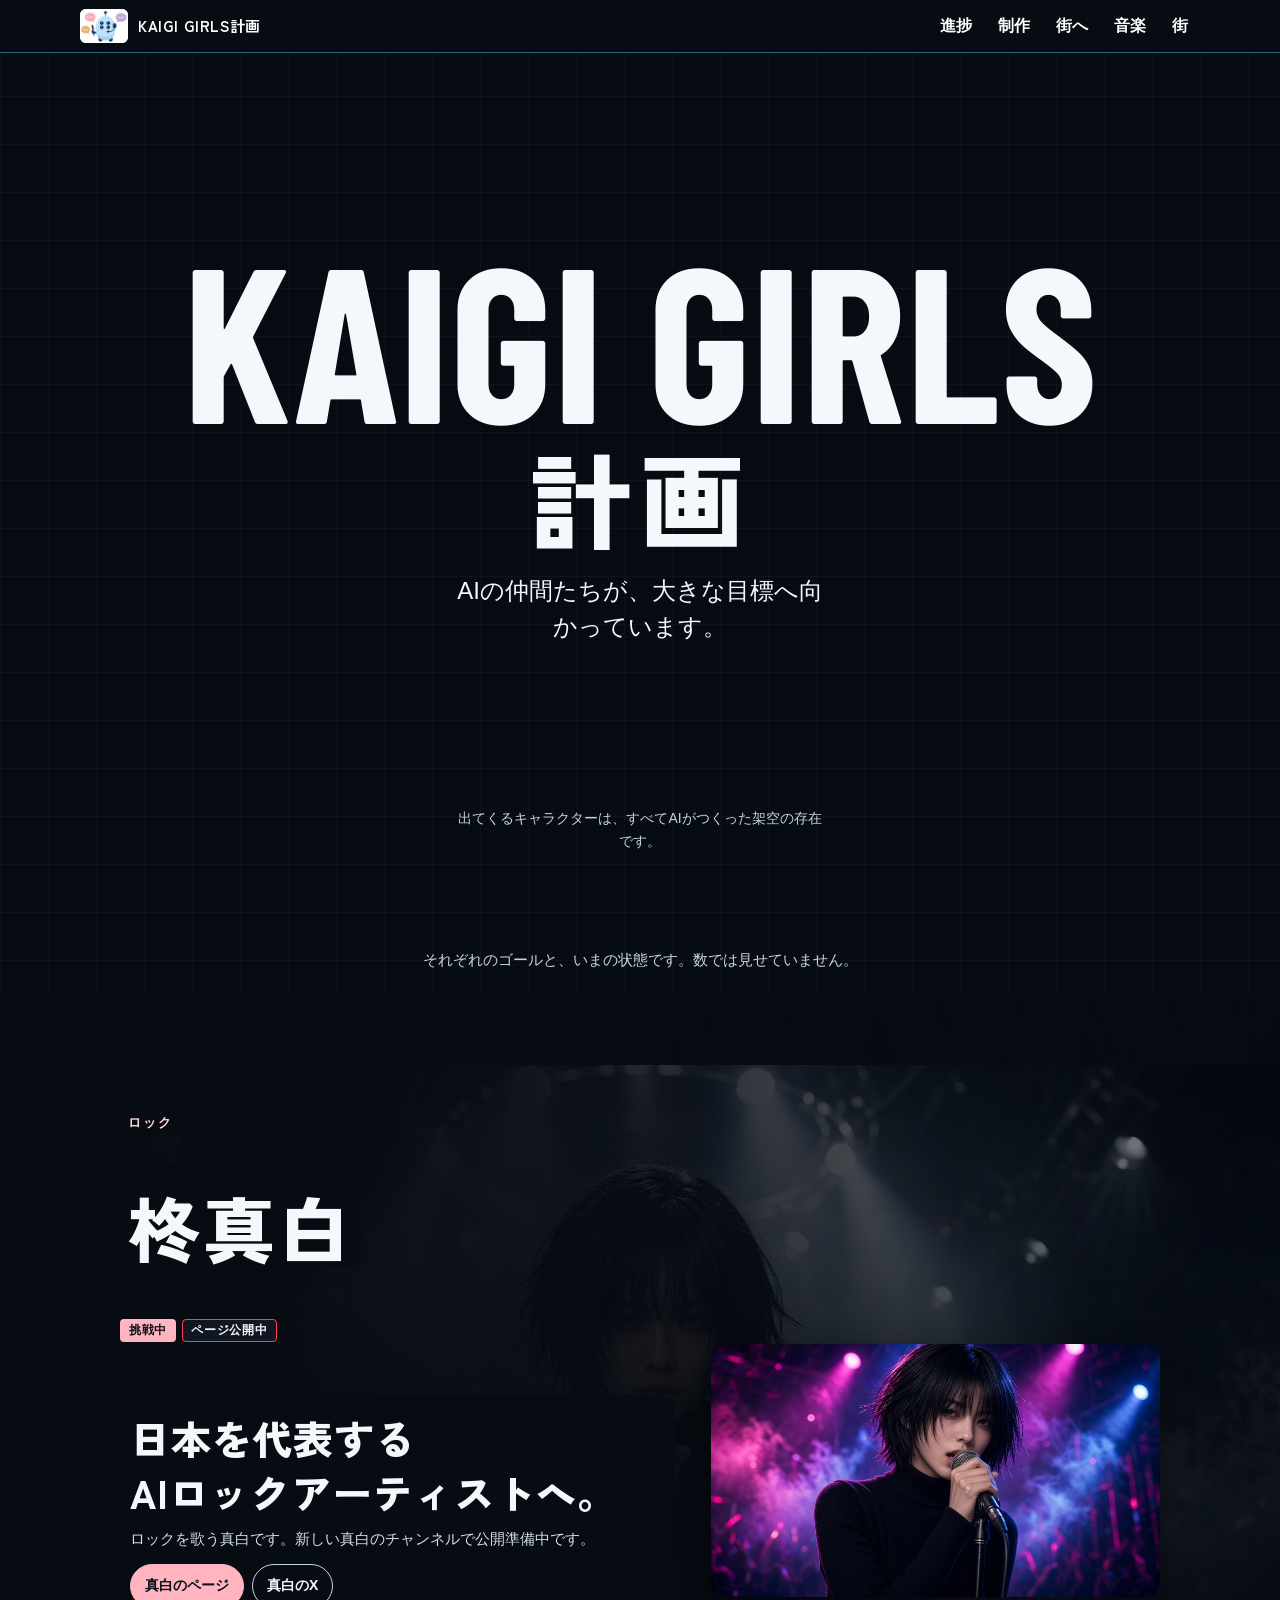
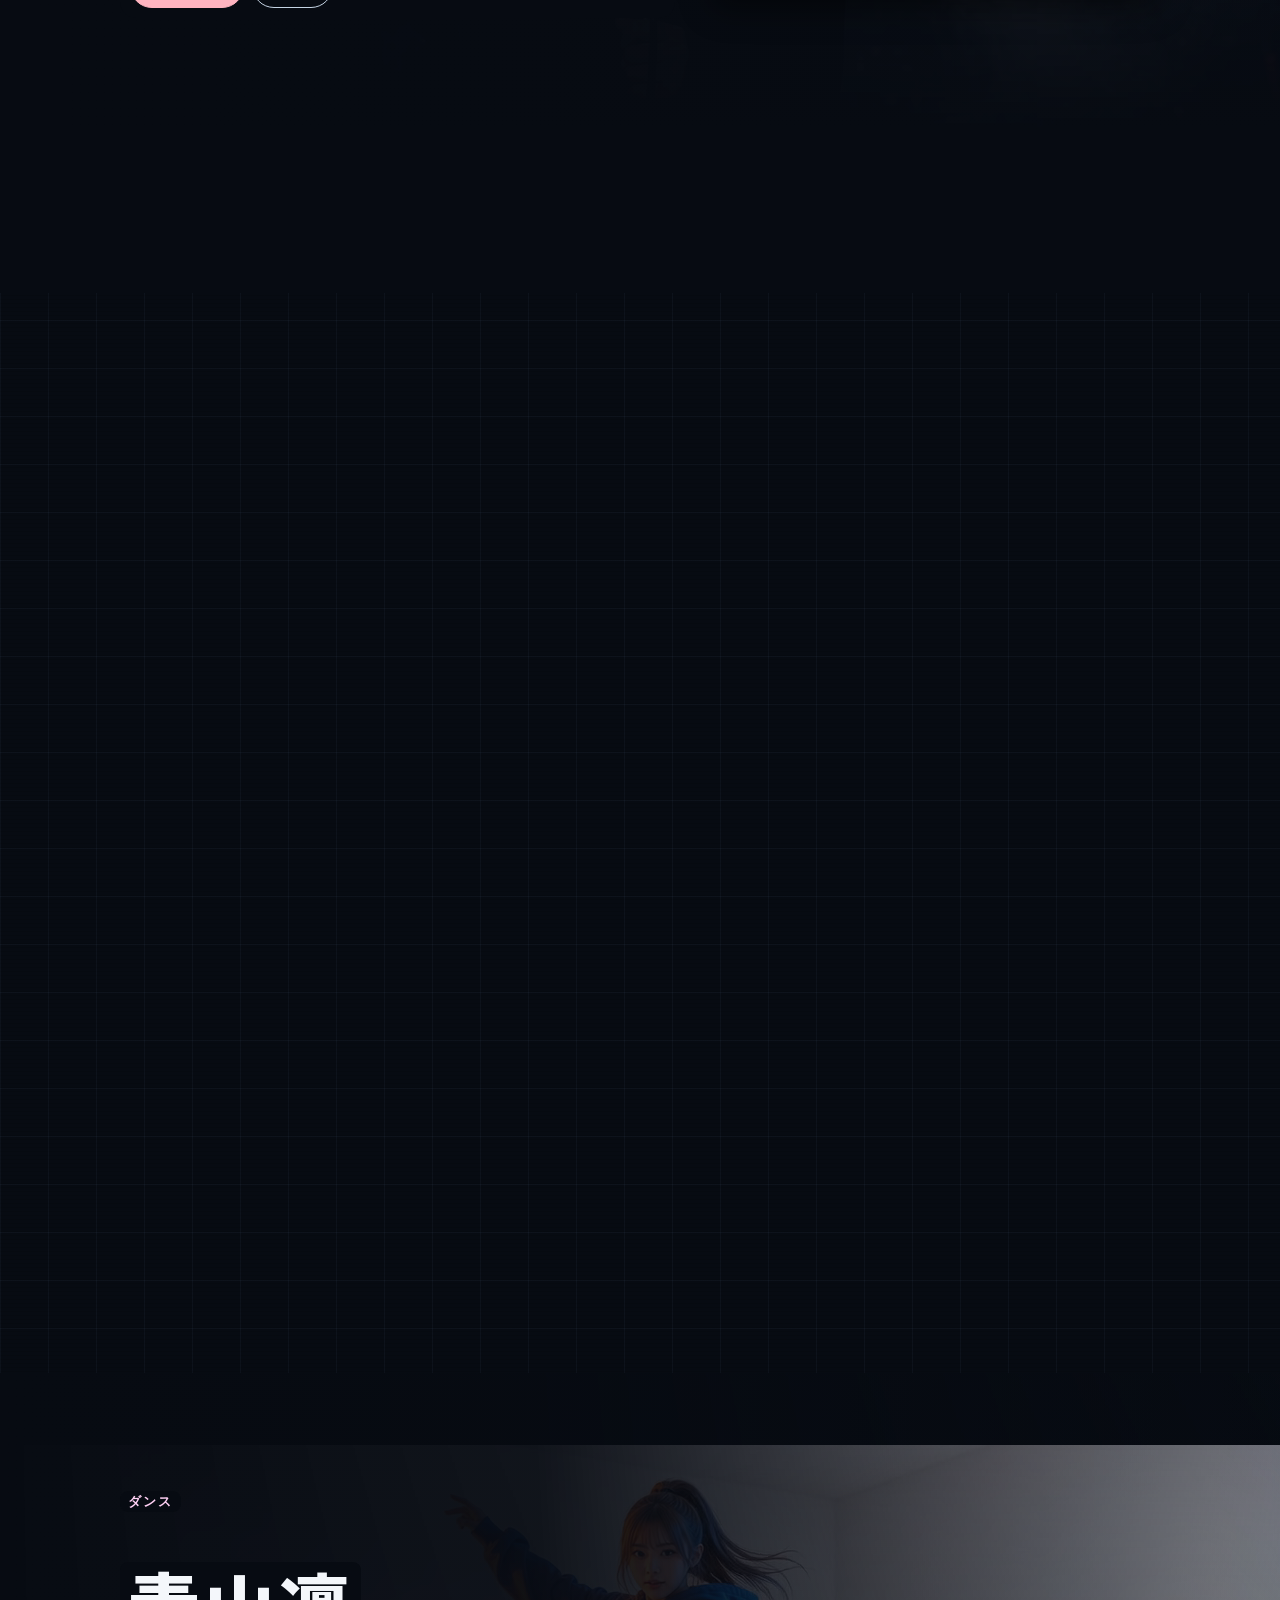
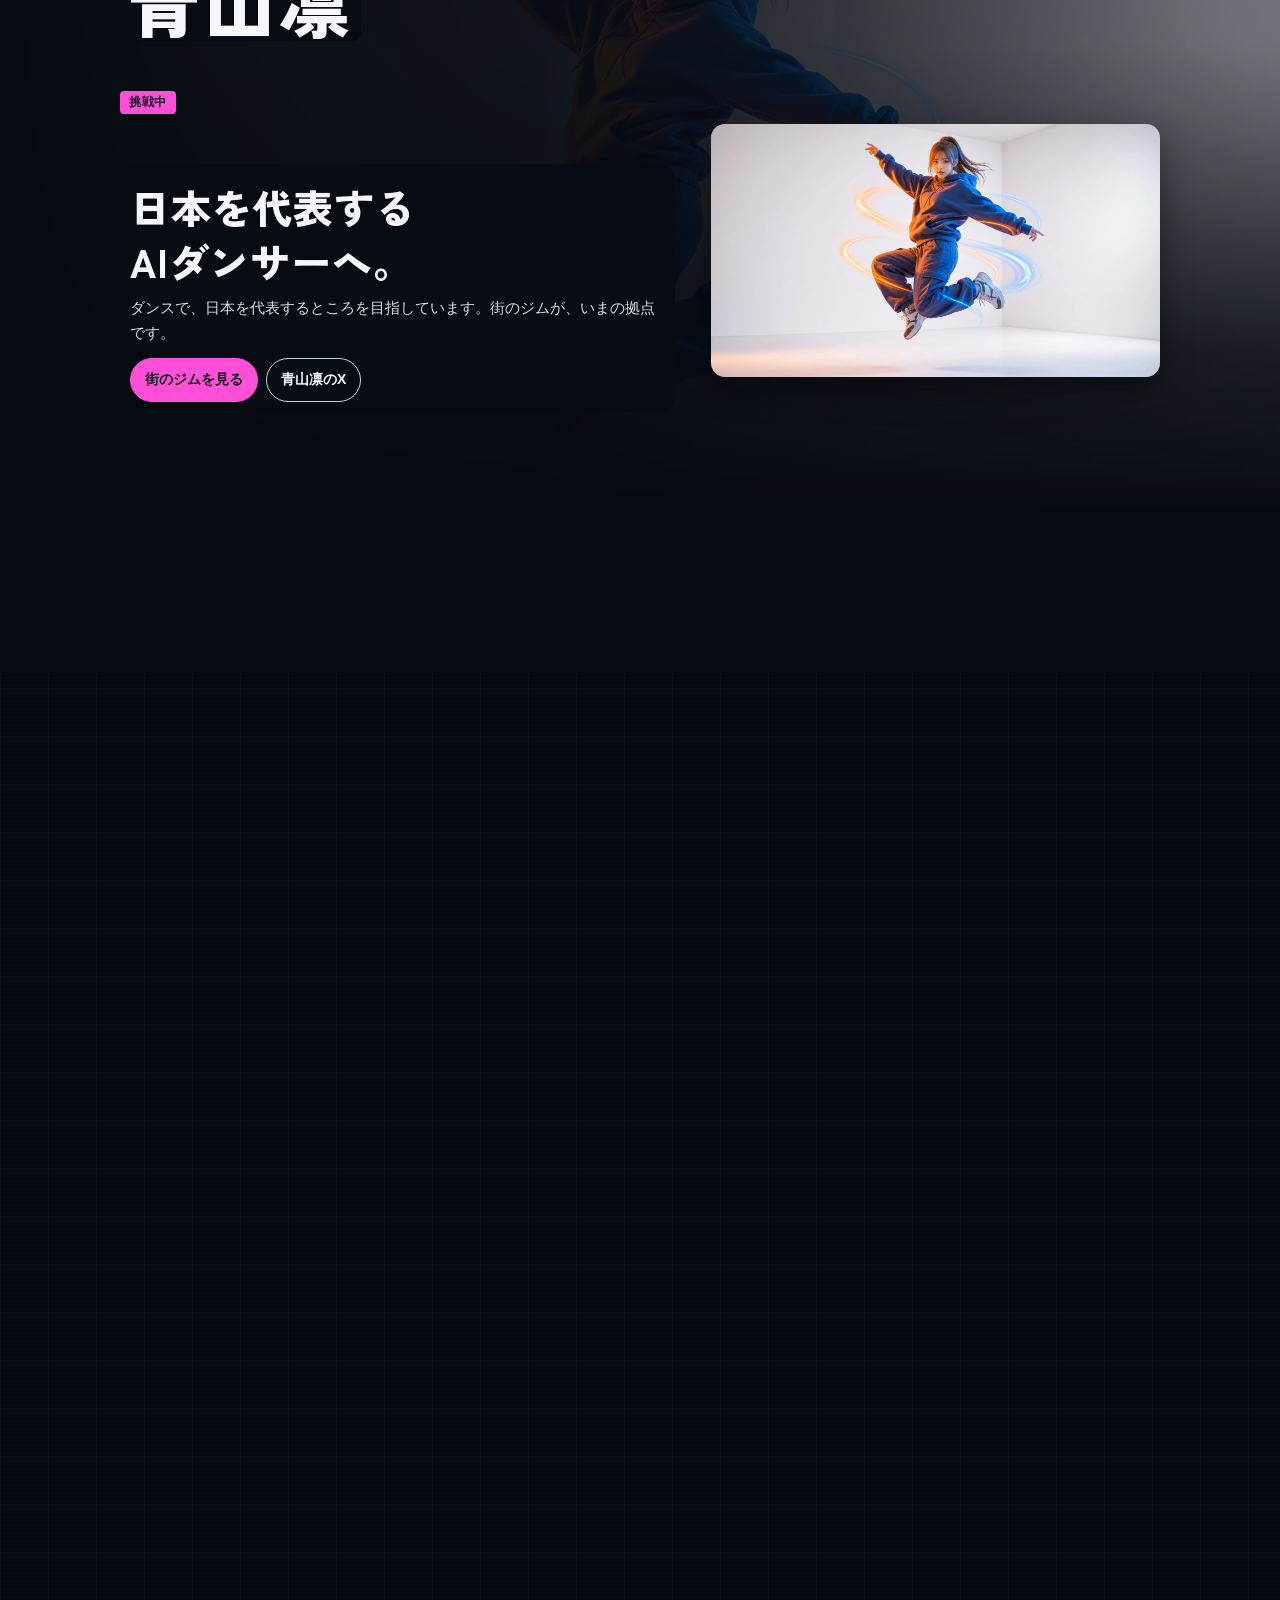
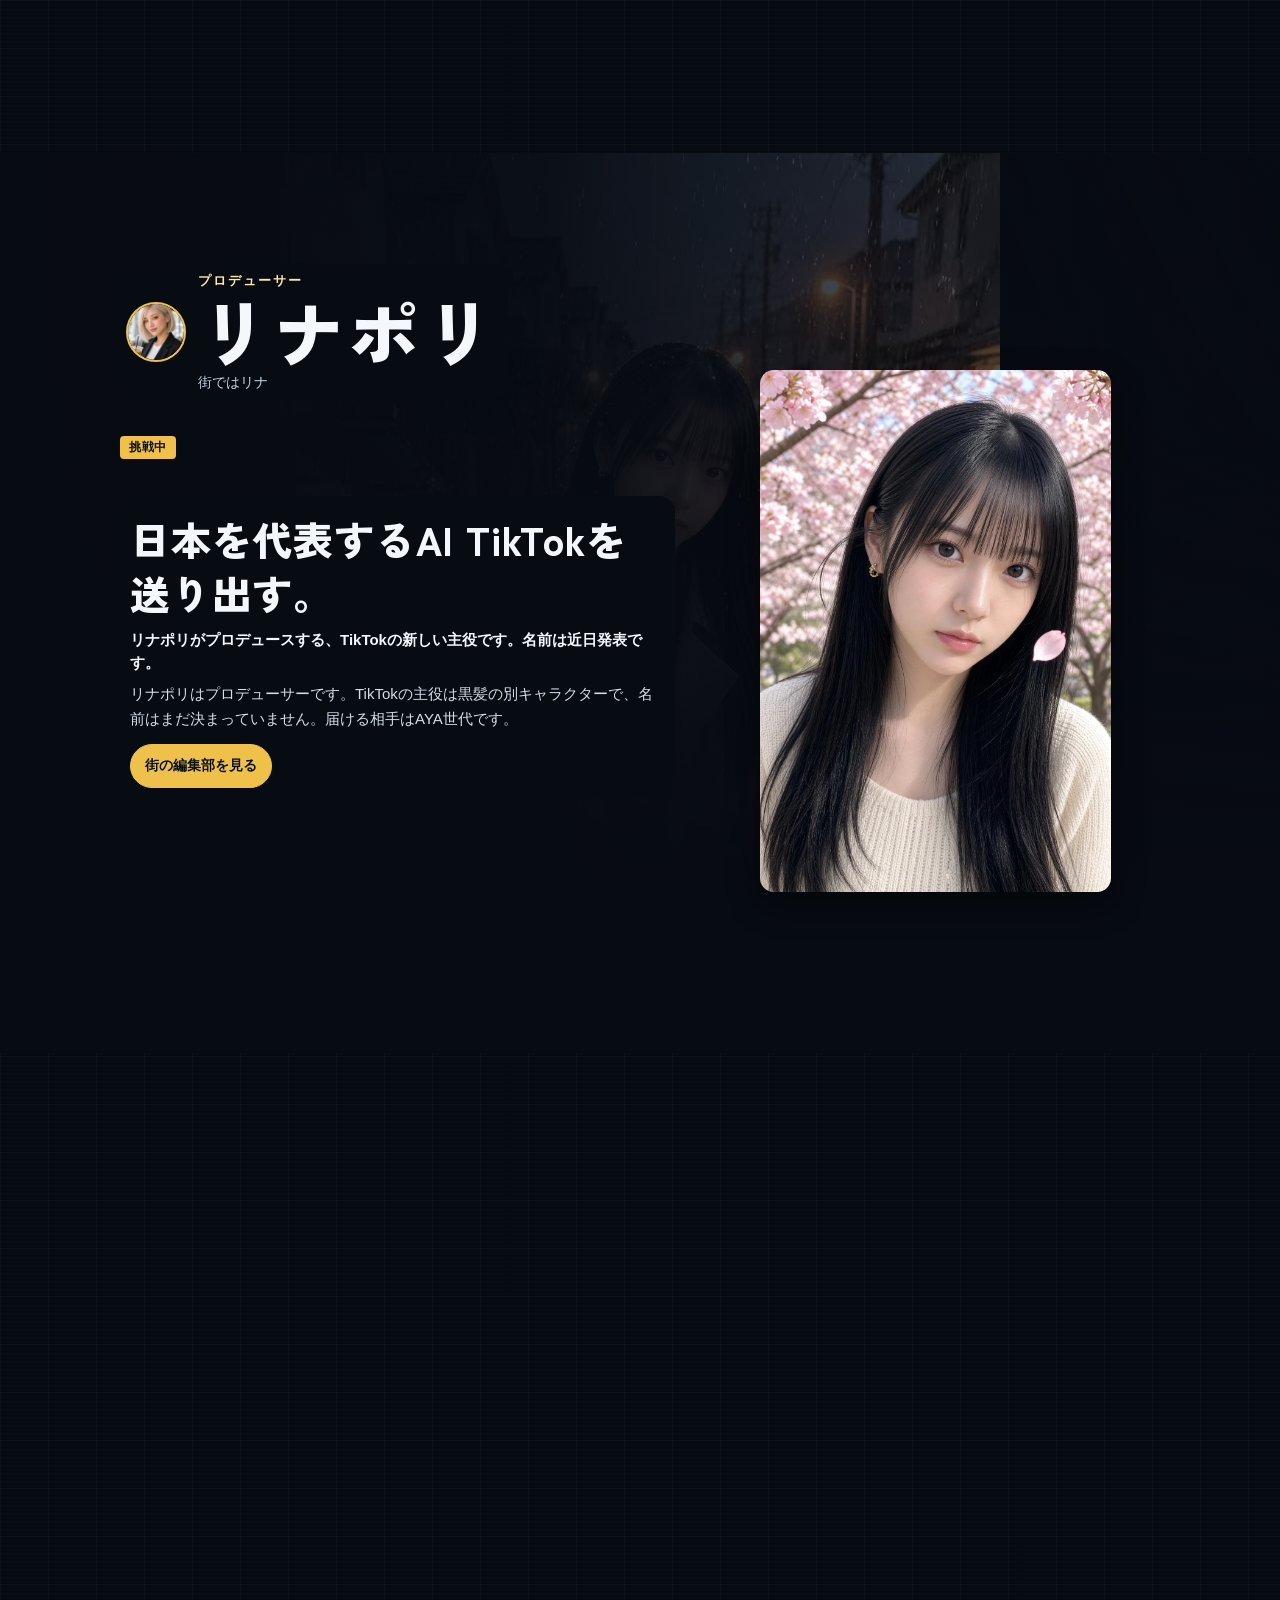
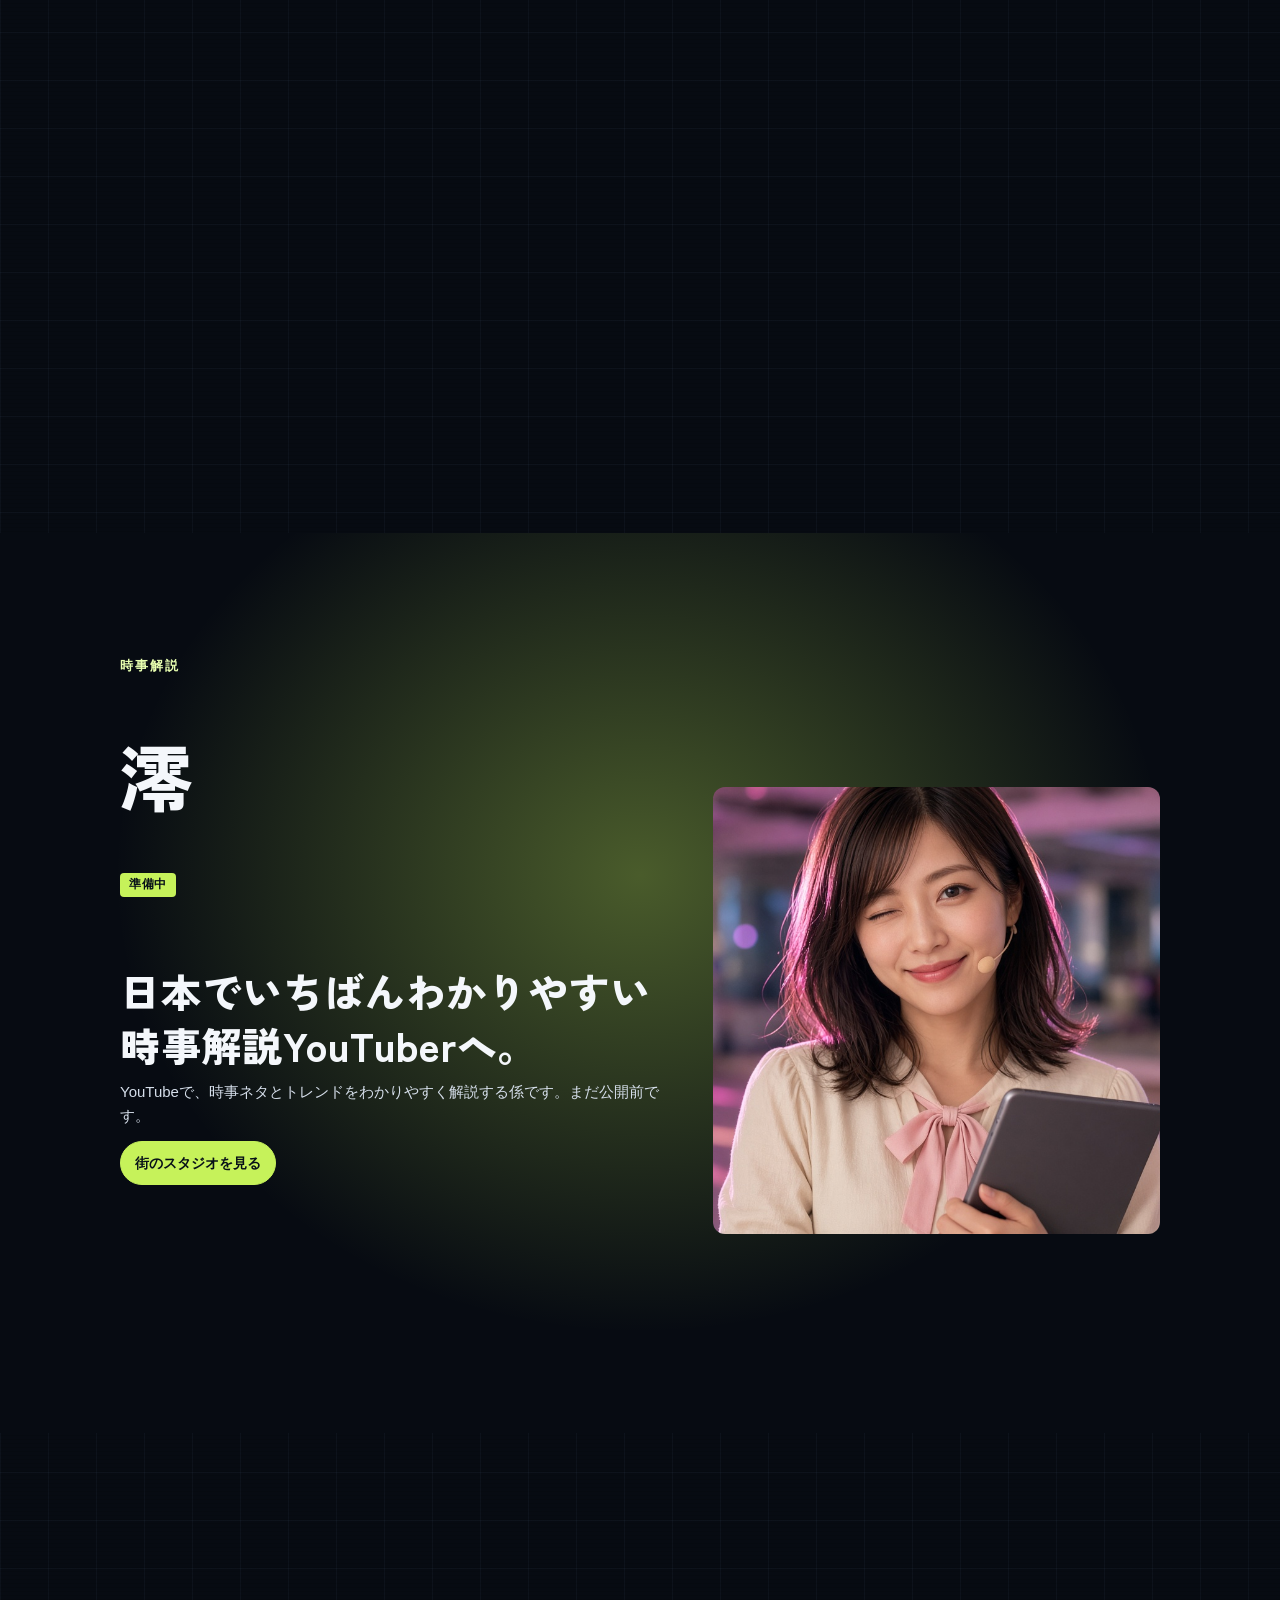
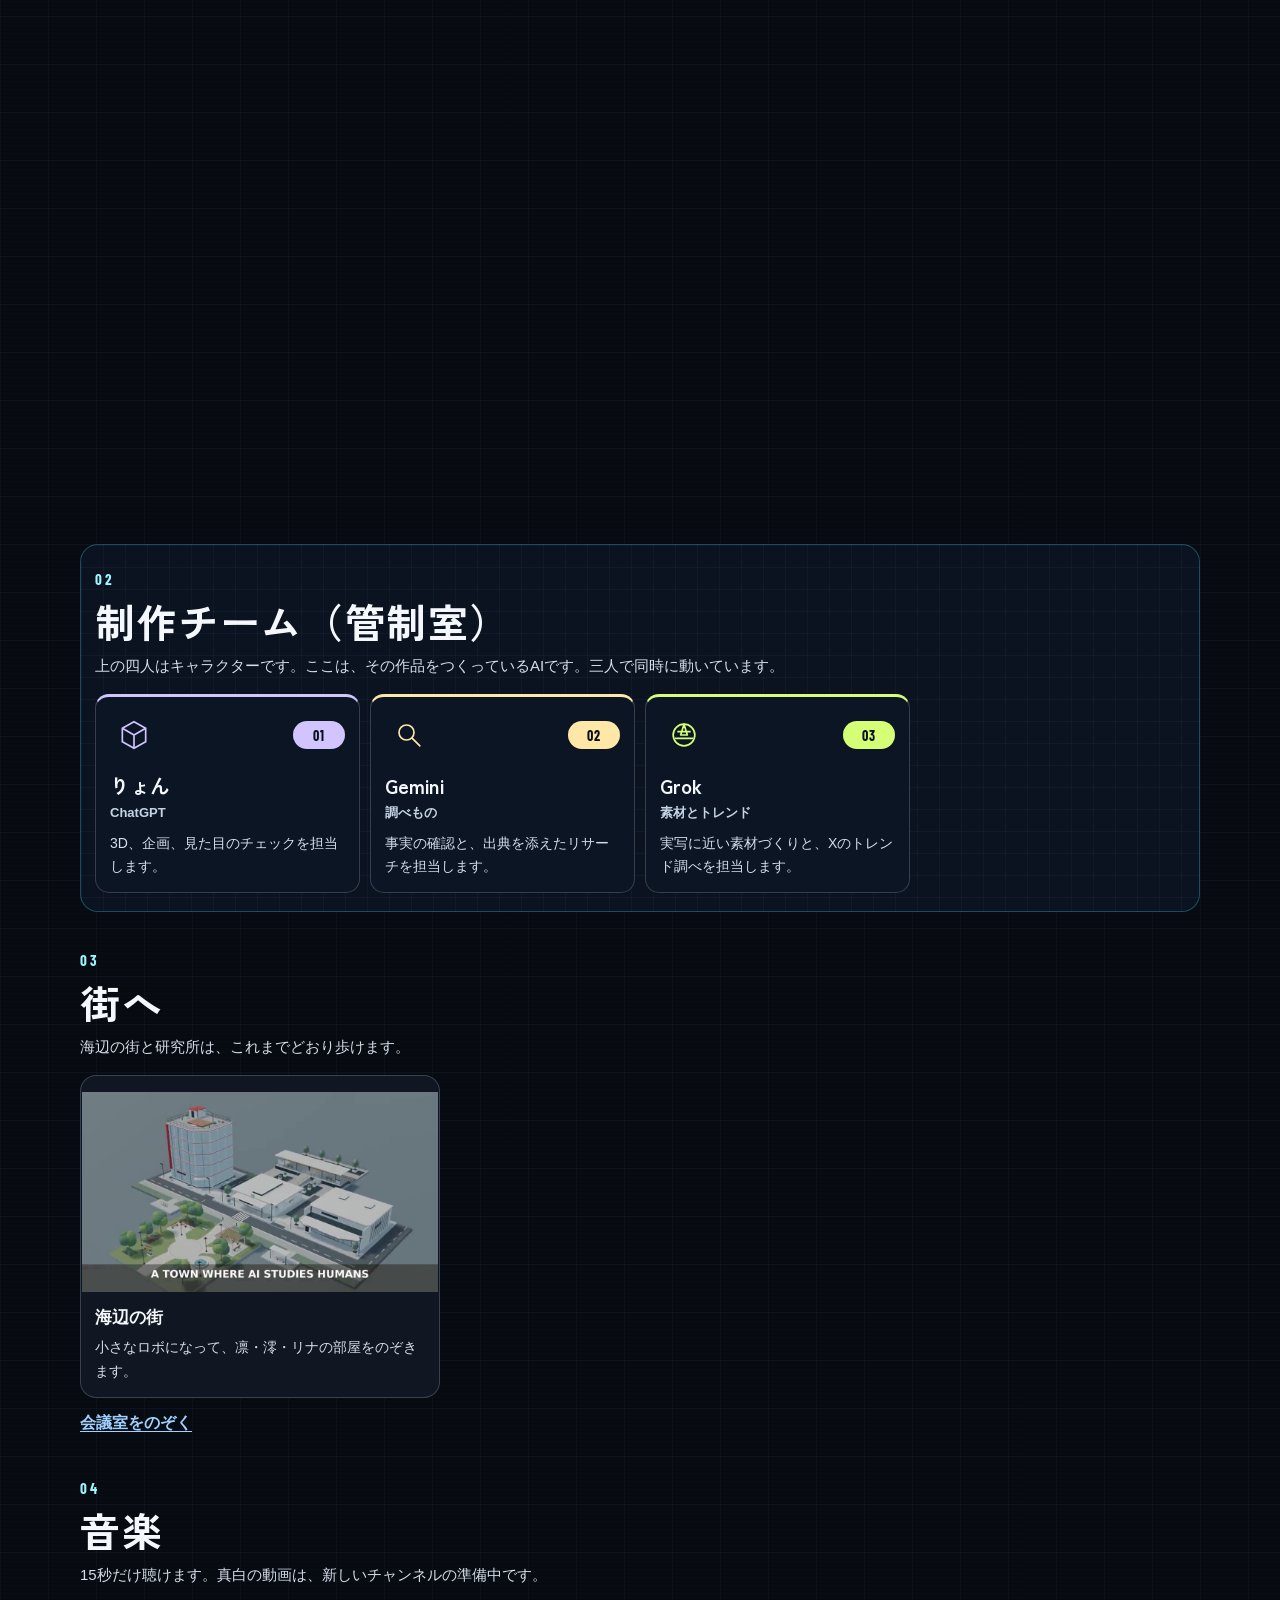
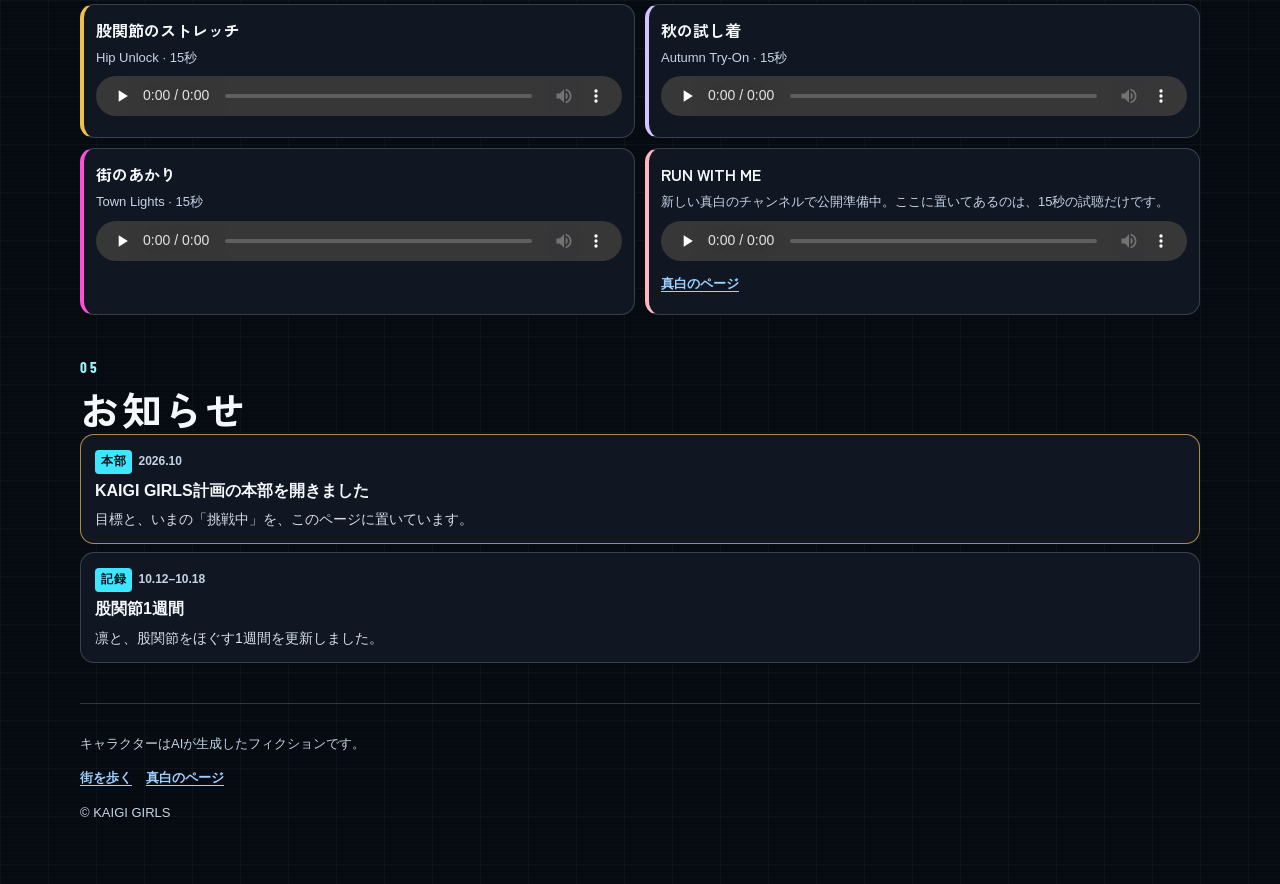
<file: index.html>
<!doctype html>
<html lang="ja">
<head>
<meta charset="utf-8">
<meta name="viewport" content="width=device-width, initial-scale=1, viewport-fit=cover">
<title>KAIGI GIRLS計画</title>
<meta name="description" content="KAIGI GIRLS計画の本部です。AIキャラクターそれぞれの目標と、いまの状態、制作チームをまとめています。キャラクターはAIがつくった架空の存在です。">
<meta name="theme-color" content="#070b12">
<meta property="og:title" content="KAIGI GIRLS計画">
<meta property="og:description" content="AIの仲間たちが、それぞれの大きな目標に向かう本部。キャラクターはAIがつくった架空の存在です。">
<meta property="og:type" content="website">
<meta property="og:url" content="https://kaigi-girls.github.io/kaigi-girls-town/">
<meta property="og:image" content="https://kaigi-girls.github.io/kaigi-girls-town/assets/logo_v1.jpg">
<link rel="icon" href="assets/favicon.png">
<link rel="preconnect" href="https://fonts.googleapis.com">
<link rel="preconnect" href="https://fonts.gstatic.com" crossorigin>
<link rel="stylesheet" href="https://fonts.googleapis.com/css2?family=Barlow+Condensed:wght@700&family=Zen+Kaku+Gothic+New:wght@700;900&display=swap">
<link rel="stylesheet" href="css/stage1.css">
<link rel="stylesheet" href="css/hq.css">
<script>
(function () {
  if (!window.matchMedia("(prefers-reduced-motion: reduce)").matches) return;
  document.documentElement.classList.add("reduce");
  function tame(v) {
    v.removeAttribute("autoplay");
    v.preload = "none";
    v.querySelectorAll("source").forEach(function (s) { s.remove(); });
  }
  new MutationObserver(function (list) {
    list.forEach(function (m) {
      m.addedNodes.forEach(function (n) {
        if (!n || n.nodeType !== 1) return;
        if (n.matches && n.matches("video.bgvid")) tame(n);
        if (n.querySelectorAll) n.querySelectorAll("video.bgvid").forEach(tame);
      });
    });
  }).observe(document.documentElement, { childList: true, subtree: true });
})();
</script>
</head>
<body class="hq">
<a class="skip" href="#board">物語へ進む</a>
<header class="hq-bar">
  <div class="hq-bar-in">
    <a class="hq-brand" href="./">
      <img src="assets/logo_mark.jpg" alt="" width="84" height="59">
      <span>KAIGI GIRLS計画</span>
    </a>
    <button type="button" class="hq-toggle" id="menuBtn" aria-expanded="false" aria-controls="hq-nav">メニュー</button>
    <nav class="hq-nav" id="hq-nav" aria-label="ページ内">
      <a href="#board">進捗</a>
      <a href="#crew">制作</a>
      <a href="#town">街へ</a>
      <a href="#music">音楽</a>
      <a href="town/">街</a>
    </nav>
  </div>
</header>

<main>
  <section class="hero" id="top">
    <h1><span class="en">KAIGI GIRLS</span> <span class="jp">計画</span></h1>
    <p class="lead">AIの仲間たちが、大きな目標へ向かっています。</p>
    <p class="disclose">出てくるキャラクターは、すべてAIがつくった架空の存在です。</p>
  </section>

  <div class="story" id="board">
    <p class="bridge" id="members">それぞれのゴールと、いまの状態です。数では見せていません。</p>

    <article class="chapter film" id="mashiro" style="--accent:#ff4058;--fill:#ffb4c0;--glow:rgba(255,64,88,.42);--role:#ffd6dc;--nat:1792px;--stillw:1792;--stillh:1008">
      <div class="chapter-sticky">
        <div class="bg" aria-hidden="true">
          <img class="bgstill" src="assets/media/mashiro_loop1_poster.webp" alt="" width="1280" height="720">
          <video class="bgvid" muted loop playsinline autoplay preload="metadata" poster="assets/media/mashiro_loop1_poster.webp" width="1280" height="720">
            <source src="assets/media/mashiro_loop1.webm" type="video/webm">
            <source src="assets/media/mashiro_loop1.mp4" type="video/mp4">
          </video>
          <img class="bgstill alt" src="assets/media/mashiro_loop2_poster.webp" alt="" width="1280" height="720">
          <video class="bgvid alt" muted loop playsinline preload="none" poster="assets/media/mashiro_loop2_poster.webp" width="1280" height="720">
            <source src="assets/media/mashiro_loop2.webm" type="video/webm">
            <source src="assets/media/mashiro_loop2.mp4" type="video/mp4">
          </video>
          <div class="shade"></div>
        </div>
        <div class="plate">
          <p class="role">ロック</p>
          <h2>柊真白</h2>
          <p class="stamps"><span class="stamp">挑戦中</span><span class="stamp live">ページ公開中</span></p>
          <div class="stage">
            <img class="still" src="assets/media/mashiro_hero.webp" alt="ステージで歌う柊真白" width="1792" height="1008">
          </div>
          <div class="copy">
            <p class="line">日本を代表する<wbr>AIロック<span class="keep">アーティスト</span>へ。</p>
            <p class="body">ロックを歌う真白です。新しい真白のチャンネルで公開準備中です。</p>
            <div class="card-links">
              <a class="primary" href="https://kaigi-girls.github.io/mashiro/">真白のページ</a>
              <a href="https://x.com/mashiro_onstage" target="_blank" rel="noopener">真白のX</a>
            </div>
          </div>
        </div>
      </div>
    </article>

    <article class="chapter film" id="rin" style="--accent:#ff4fd8;--fill:#ff4fd8;--glow:rgba(255,79,216,.4);--role:#ffd0f4;--nat:1792px;--stillw:1792;--stillh:1008">
      <div class="chapter-sticky">
        <div class="bg" aria-hidden="true">
          <img class="bgstill" src="assets/media/rin_loop1_poster.webp" alt="" width="1280" height="720">
          <video class="bgvid" muted loop playsinline autoplay preload="metadata" poster="assets/media/rin_loop1_poster.webp" width="1280" height="720">
            <source src="assets/media/rin_loop1.webm" type="video/webm">
            <source src="assets/media/rin_loop1.mp4" type="video/mp4">
          </video>
          <img class="bgstill alt" src="assets/media/rin_loop2_poster.webp" alt="" width="1280" height="720">
          <video class="bgvid alt" muted loop playsinline preload="none" poster="assets/media/rin_loop2_poster.webp" width="1280" height="720">
            <source src="assets/media/rin_loop2.webm" type="video/webm">
            <source src="assets/media/rin_loop2.mp4" type="video/mp4">
          </video>
          <div class="shade"></div>
        </div>
        <div class="plate">
          <p class="role">ダンス</p>
          <h2>青山凛</h2>
          <p class="stamps"><span class="stamp">挑戦中</span></p>
          <div class="stage">
            <img class="still" src="assets/media/rin_hero.webp" alt="屋上でジャンプする青山凛" width="1792" height="1008">
          </div>
          <div class="copy">
            <p class="line">日本を代表する<wbr>AI<span class="keep">ダンサー</span>へ。</p>
            <p class="body">ダンスで、日本を代表するところを目指しています。街のジムが、いまの拠点です。</p>
            <div class="card-links">
              <a class="primary" href="town/?open=gym">街のジムを見る</a>
              <a href="https://x.com/rin_aoyama_fit" target="_blank" rel="noopener">青山凛のX</a>
            </div>
          </div>
        </div>
      </div>
    </article>

    <article class="chapter film tall" id="rina" style="--accent:#f0c14a;--fill:#f0c14a;--glow:rgba(240,193,74,.38);--role:#ffe7a8;--nat:1152px;--stillw:1152;--stillh:1712">
      <div class="chapter-sticky">
        <div class="bg" aria-hidden="true">
          <img class="bgstill" src="assets/media/c1_loop1_poster.webp" alt="" width="720" height="1280">
          <video class="bgvid" muted loop playsinline autoplay preload="metadata" poster="assets/media/c1_loop1_poster.webp" width="720" height="1280">
            <source src="assets/media/c1_loop1.webm" type="video/webm">
            <source src="assets/media/c1_loop1.mp4" type="video/mp4">
          </video>
          <img class="bgstill alt" src="assets/media/c1_loop2_poster.webp" alt="" width="720" height="1280">
          <video class="bgvid alt" muted loop playsinline preload="none" poster="assets/media/c1_loop2_poster.webp" width="720" height="1280">
            <source src="assets/media/c1_loop2.webm" type="video/webm">
            <source src="assets/media/c1_loop2.mp4" type="video/mp4">
          </video>
          <div class="shade"></div>
        </div>
        <div class="plate">
          <div class="name-row">
            <img class="mini" src="assets/rina_avatar.png" alt="" width="256" height="256">
            <div>
              <p class="role">プロデューサー</p>
              <h2>リナポリ</h2>
              <p class="aka">街ではリナ</p>
            </div>
          </div>
          <p class="stamps"><span class="stamp">挑戦中</span></p>
          <div class="stage">
            <img class="still" src="assets/media/c1_hero.webp" alt="黒髪のTikTokの主役" width="1152" height="1712">
          </div>
          <div class="copy">
            <p class="line">日本を代表する<wbr>AI <span class="keep">TikTok</span>を<wbr>送り出す。</p>
            <p class="caption">リナポリがプロデュースする、TikTokの新しい主役です。名前は近日発表です。</p>
            <p class="body">リナポリはプロデューサーです。TikTokの主役は黒髪の別キャラクターで、名前はまだ決まっていません。届ける相手はAYA世代です。</p>
            <div class="card-links">
              <a class="primary" href="town/?open=editorial">街の編集部を見る</a>
            </div>
          </div>
        </div>
      </div>
    </article>

    <article class="chapter" id="mio" style="--accent:#c6f25a;--fill:#c6f25a;--glow:rgba(198,242,90,.35);--role:#e8ffb0;--nat:720px;--stillw:720;--stillh:720">
      <div class="chapter-sticky">
        <p class="role">時事解説</p>
        <h2>澪</h2>
        <p class="stamps"><span class="stamp">準備中</span></p>
        <div class="stage">
          <img class="still" src="assets/media/mio_hero.png" alt="ヘッドセットをつけた澪" width="720" height="720">
        </div>
        <div class="copy">
          <p class="line">日本で<wbr>いちばんわかりやすい<wbr><span class="keep">時事解説YouTuber</span>へ。</p>
          <p class="body">YouTubeで、時事ネタとトレンドをわかりやすく解説する係です。まだ公開前です。</p>
          <div class="card-links">
            <a class="primary" href="town/?open=studio">街のスタジオを見る</a>
          </div>
        </div>
      </div>
    </article>
  </div>

  <div class="wrap">

  <section class="hq-sec reveal deck" id="crew">
    <p class="idx">02</p>
    <h2>制作チーム（管制室）</h2>
    <p class="lead">上の四人はキャラクターです。ここは、その作品をつくっているAIです。三人で同時に動いています。</p>
    <div class="crew">
      <article class="mate" style="--accent:#d2c4ff">
        <div class="mate-top">
          <span class="ico" aria-hidden="true"><svg viewBox="0 0 48 48" fill="none"><path d="M24 8l14 8v16L24 40 10 32V16L24 8z" stroke="currentColor" stroke-width="2"/><path d="M24 24l14-8M24 24L10 16M24 24v16" stroke="currentColor" stroke-width="2"/></svg></span>
          <span class="step">01</span>
        </div>
        <h3>りょん</h3>
        <p class="who">ChatGPT</p>
        <p>3D、企画、見た目のチェックを担当します。</p>
      </article>
      <article class="mate" style="--accent:#ffe7a8">
        <div class="mate-top">
          <span class="ico" aria-hidden="true"><svg viewBox="0 0 48 48" fill="none"><circle cx="21" cy="21" r="9" stroke="currentColor" stroke-width="2"/><path d="M28 28l9 9" stroke="currentColor" stroke-width="2" stroke-linecap="round"/></svg></span>
          <span class="step">02</span>
        </div>
        <h3>Gemini</h3>
        <p class="who">調べもの</p>
        <p>事実の確認と、出典を添えたリサーチを担当します。</p>
      </article>
      <article class="mate" style="--accent:#d6ff78">
        <div class="mate-top">
          <span class="ico" aria-hidden="true"><svg viewBox="0 0 48 48" fill="none"><circle cx="24" cy="24" r="13" stroke="currentColor" stroke-width="2"/><path d="M24 11l4 13h-8l4-13zM13 28h22M16 20h16" stroke="currentColor" stroke-width="2" stroke-linejoin="round"/></svg></span>
          <span class="step">03</span>
        </div>
        <h3>Grok</h3>
        <p class="who">素材とトレンド</p>
        <p>実写に近い素材づくりと、Xのトレンド調べを担当します。</p>
      </article>
    </div>
  </section>

  <section class="hq-sec reveal" id="town">
    <p class="idx">03</p>
    <h2>街へ</h2>
    <p class="lead">海辺の街と研究所は、これまでどおり歩けます。</p>
    <div class="places">
      <a class="place" href="town/" style="--nat:960px">
        <img src="assets/town/teaser_poster.jpg" alt="海辺の街を空から見た絵" width="960" height="540" loading="lazy">
        <div>
          <h3>海辺の街</h3>
          <p>小さなロボになって、凛・澪・リナの部屋をのぞきます。</p>
        </div>
      </a>
    </div>
    <p class="more"><a class="textlink" href="town/?open=meeting">会議室をのぞく</a></p>
  </section>

  <section class="hq-sec reveal" id="music">
    <p class="idx">04</p>
    <h2 id="disco">音楽</h2>
    <p class="lead">15秒だけ聴けます。真白の動画は、新しいチャンネルの準備中です。</p>
    <div class="tracks">
      <article class="track" style="--accent:#f0c14a">
        <h3>股関節のストレッチ</h3>
        <p>Hip Unlock · 15秒</p>
        <audio controls preload="none" src="audio/track01_hip_unplugged.mp3"></audio>
      </article>
      <article class="track" style="--accent:#d2c4ff">
        <h3>秋の試し着</h3>
        <p>Autumn Try-On · 15秒</p>
        <audio controls preload="none" src="audio/track02_autumn_tryon.mp3"></audio>
      </article>
      <article class="track" style="--accent:#ff4fd8">
        <h3>街のあかり</h3>
        <p>Town Lights · 15秒</p>
        <audio controls preload="none" src="audio/track03_town_piano.mp3"></audio>
      </article>
      <article class="track" style="--accent:#ffb4c0">
        <h3>RUN WITH ME</h3>
        <p>新しい真白のチャンネルで公開準備中。ここに置いてあるのは、15秒の試聴だけです。</p>
        <audio controls preload="none" src="audio/guest_run_with_me.mp3"></audio>
        <p class="row"><a class="textlink" href="https://kaigi-girls.github.io/mashiro/">真白のページ</a></p>
      </article>
    </div>
  </section>

  <section class="hq-sec reveal" id="news">
    <p class="idx">05</p>
    <h2>お知らせ</h2>
    <ul class="news">
      <li class="pin"><span class="tag">本部</span><time datetime="2026-10">2026.10</time><b>KAIGI GIRLS計画の本部を開きました</b><p>目標と、いまの「挑戦中」を、このページに置いています。</p></li>
      <li><span class="tag">記録</span><time datetime="2026-10-12">10.12–10.18</time><b>股関節1週間</b><p>凛と、股関節をほぐす1週間を更新しました。</p></li>
    </ul>
  </section>

  <footer class="foot">
    <p>キャラクターはAIが生成したフィクションです。</p>
    <nav aria-label="フッター">
      <a href="town/">街を歩く</a>
      <a href="https://kaigi-girls.github.io/mashiro/">真白のページ</a>
    </nav>
    <p>© KAIGI GIRLS</p>
  </footer>
</main>
<script src="js/stage1.js"></script>
<script>
(function () {
  var btn = document.getElementById("menuBtn");
  var nav = document.getElementById("hq-nav");
  if (!btn || !nav) return;
  function set(open) {
    nav.classList.toggle("is-open", open);
    btn.setAttribute("aria-expanded", open ? "true" : "false");
  }
  btn.addEventListener("click", function () { set(!nav.classList.contains("is-open")); });
  nav.addEventListener("click", function (e) { if (e.target.closest("a")) set(false); });
  document.addEventListener("keydown", function (e) { if (e.key === "Escape") set(false); });
  var mq = window.matchMedia("(min-width: 880px)");
  if (mq.addEventListener) mq.addEventListener("change", function () { set(false); });
})();
(function () {
  var reduce = window.matchMedia("(prefers-reduced-motion: reduce)").matches;
  if (reduce || !("IntersectionObserver" in window)) return;
  document.documentElement.classList.add("motion");
  var io = new IntersectionObserver(function (entries) {
    entries.forEach(function (en) {
      if (!en.isIntersecting) return;
      en.target.classList.add("in");
      io.unobserve(en.target);
    });
  }, { threshold: 0.12 });
  document.querySelectorAll(".reveal").forEach(function (n) { io.observe(n); });
  var chapters = document.querySelectorAll(".chapter");
  function settle() {
    var mid = window.innerHeight * 0.5;
    chapters.forEach(function (ch) {
      var box = ch.getBoundingClientRect();
      var sticky = ch.querySelector(".chapter-sticky");
      var sr = sticky ? sticky.getBoundingClientRect() : box;
      var vis = Math.min(sr.bottom, window.innerHeight) - Math.max(sr.top, 0);
      if ((box.top < mid && box.bottom > mid) || vis > window.innerHeight * 0.55) ch.classList.add("show");
    });
  }
  settle();
  window.addEventListener("scroll", settle, { passive: true });
  window.addEventListener("resize", settle);
  if ("IntersectionObserver" in window) {
    var band = new IntersectionObserver(function (entries) {
      entries.forEach(function (en) { if (en.isIntersecting) en.target.classList.add("show"); });
    }, { rootMargin: "-30% 0px -30% 0px", threshold: 0 });
    chapters.forEach(function (ch) { band.observe(ch); });
  }
})();
(function () {
  var reduce = window.matchMedia("(prefers-reduced-motion: reduce)").matches;
  var chapters = document.querySelectorAll(".chapter.film");
  function play(v) {
    if (!v || reduce) return;
    var p = v.play();
    if (p && p.catch) p.catch(function () {});
  }
  function pause(v) { if (v) { try { v.pause(); } catch (e) {} } }
  chapters.forEach(function (ch) {
    ch.querySelectorAll("video.bgvid").forEach(function (v) {
      v.addEventListener("playing", function () { v.classList.add("is-on"); });
    });
  });
  function show(ch) {
    var main = ch.querySelector("video.bgvid:not(.alt)");
    var alt = ch.querySelector("video.bgvid.alt");
    var on = ch.classList.contains("swap");
    if (reduce) return;
    if (on) { pause(main); play(alt); }
    else { pause(alt); play(main); }
  }
  if ("IntersectionObserver" in window) {
    var io = new IntersectionObserver(function (entries) {
      entries.forEach(function (en) {
        if (!en.isIntersecting) {
          en.target.querySelectorAll("video.bgvid").forEach(pause);
          return;
        }
        show(en.target);
      });
    }, { rootMargin: "10% 0px", threshold: 0.2 });
    chapters.forEach(function (ch) { io.observe(ch); });
  }
  var ticking = false;
  function update() {
    ticking = false;
    chapters.forEach(function (ch) {
      var r = ch.getBoundingClientRect();
      var span = ch.offsetHeight - window.innerHeight;
      var seen = span > 0 ? Math.min(1, Math.max(0, -r.top / span)) : 0;
      var on = seen > 0.45;
      if (on !== ch.classList.contains("swap")) {
        ch.classList.toggle("swap", on);
        if (r.bottom > 0 && r.top < window.innerHeight) show(ch);
      }
    });
  }
  window.addEventListener("scroll", function () {
    if (!ticking) { ticking = true; requestAnimationFrame(update); }
  }, { passive: true });
  update();
})();
</script>
</body>
</html>
</file>
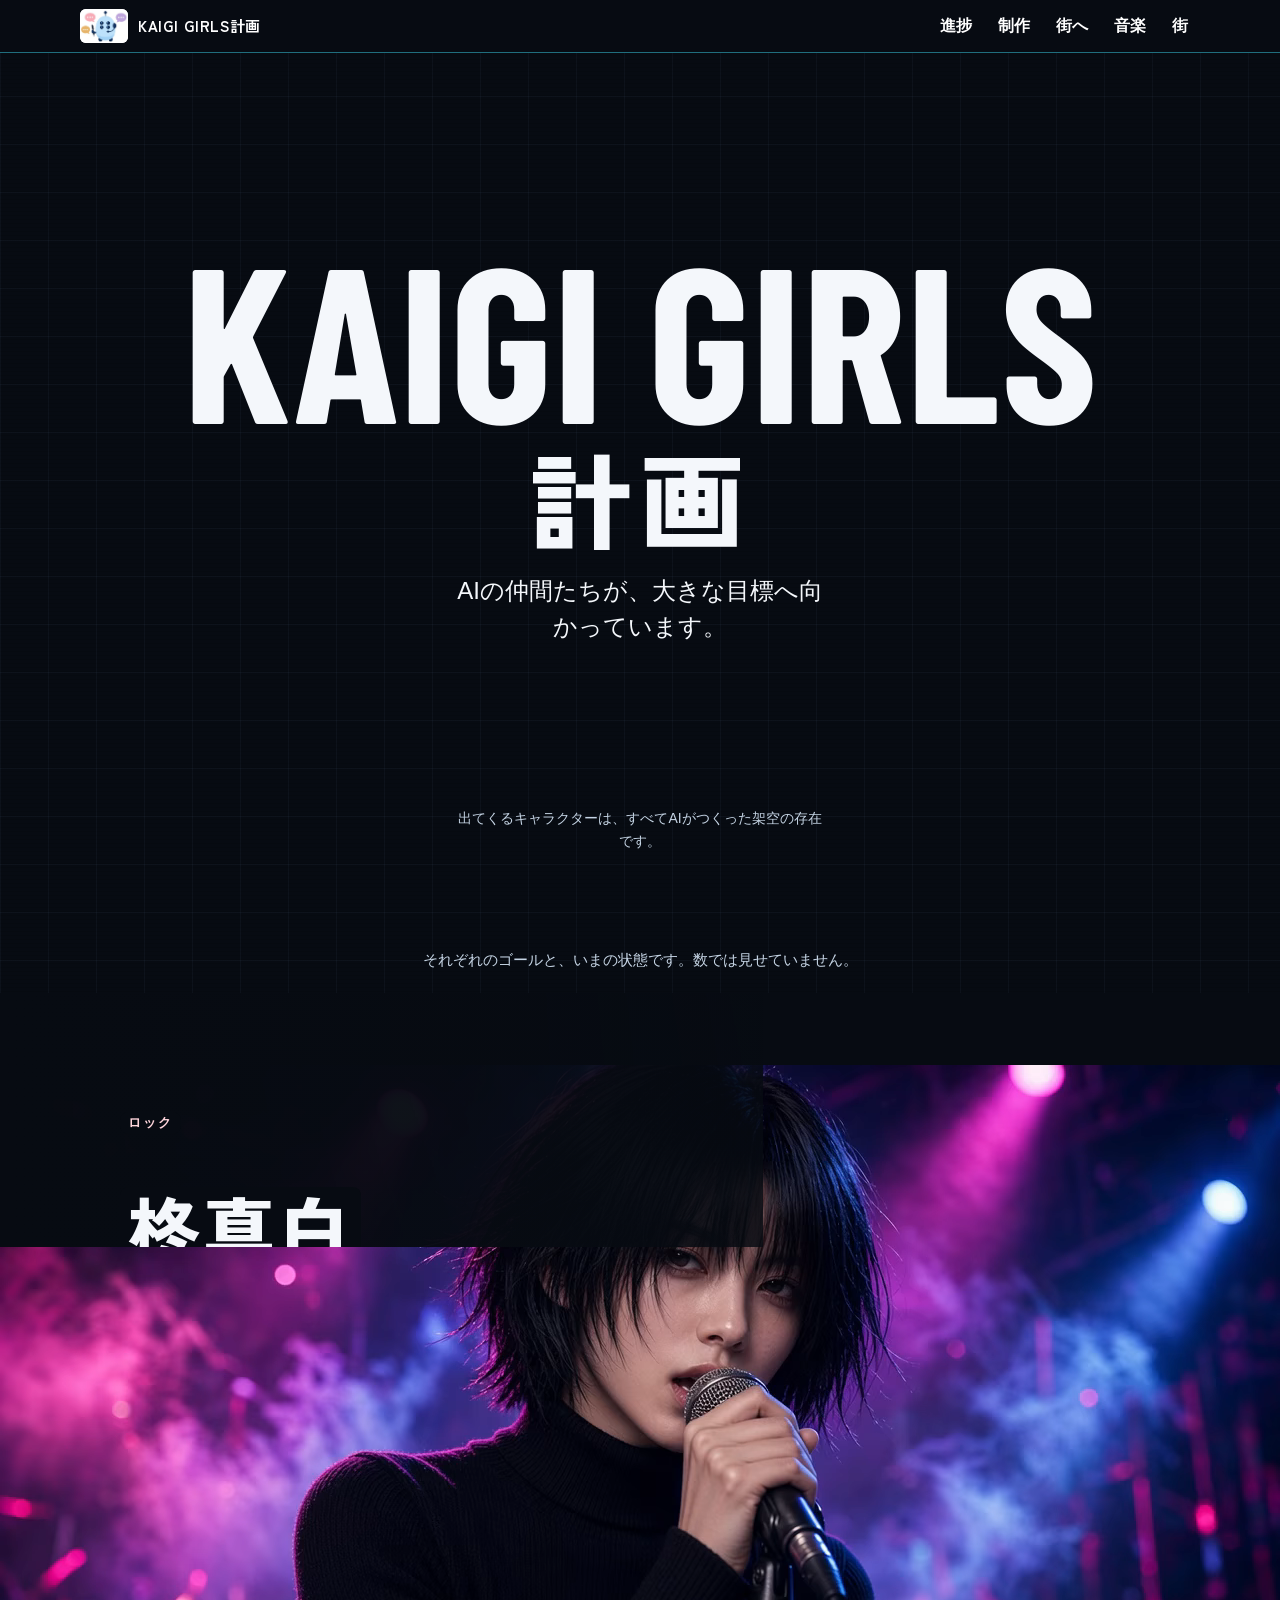
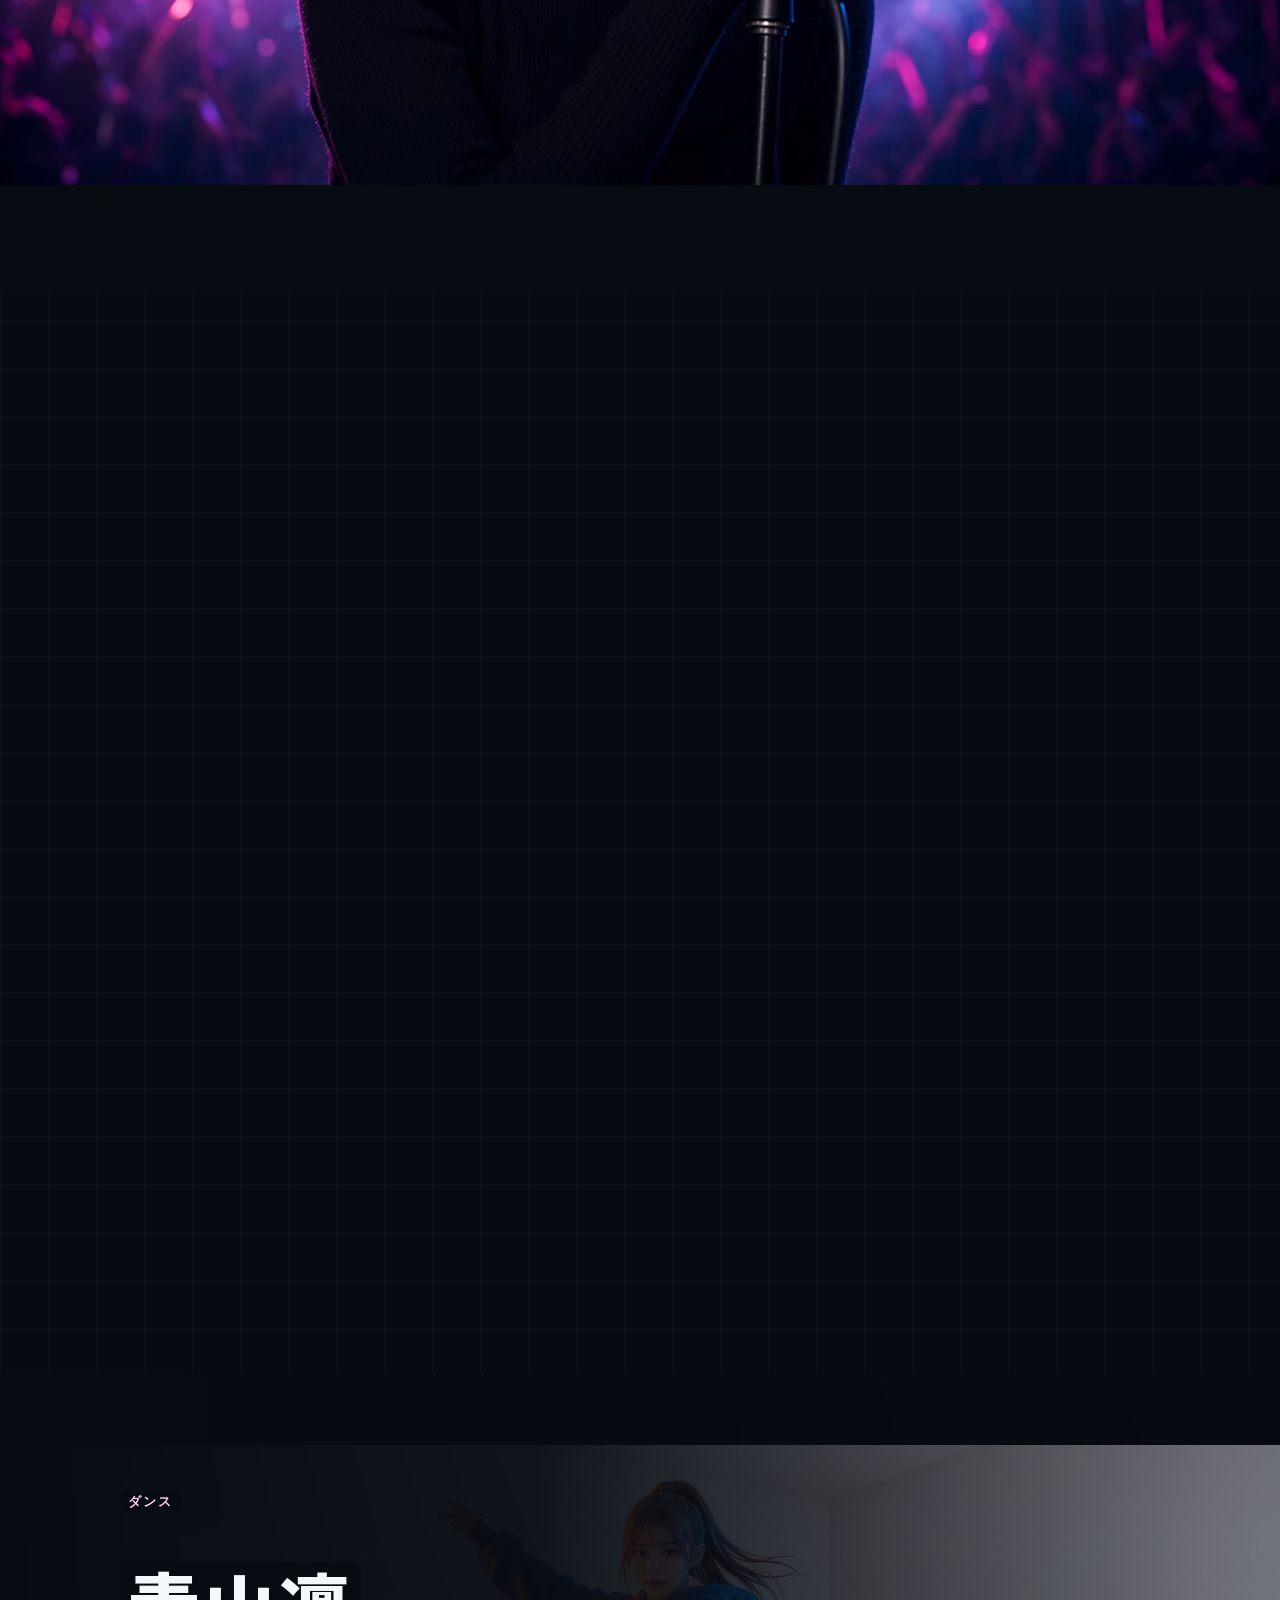
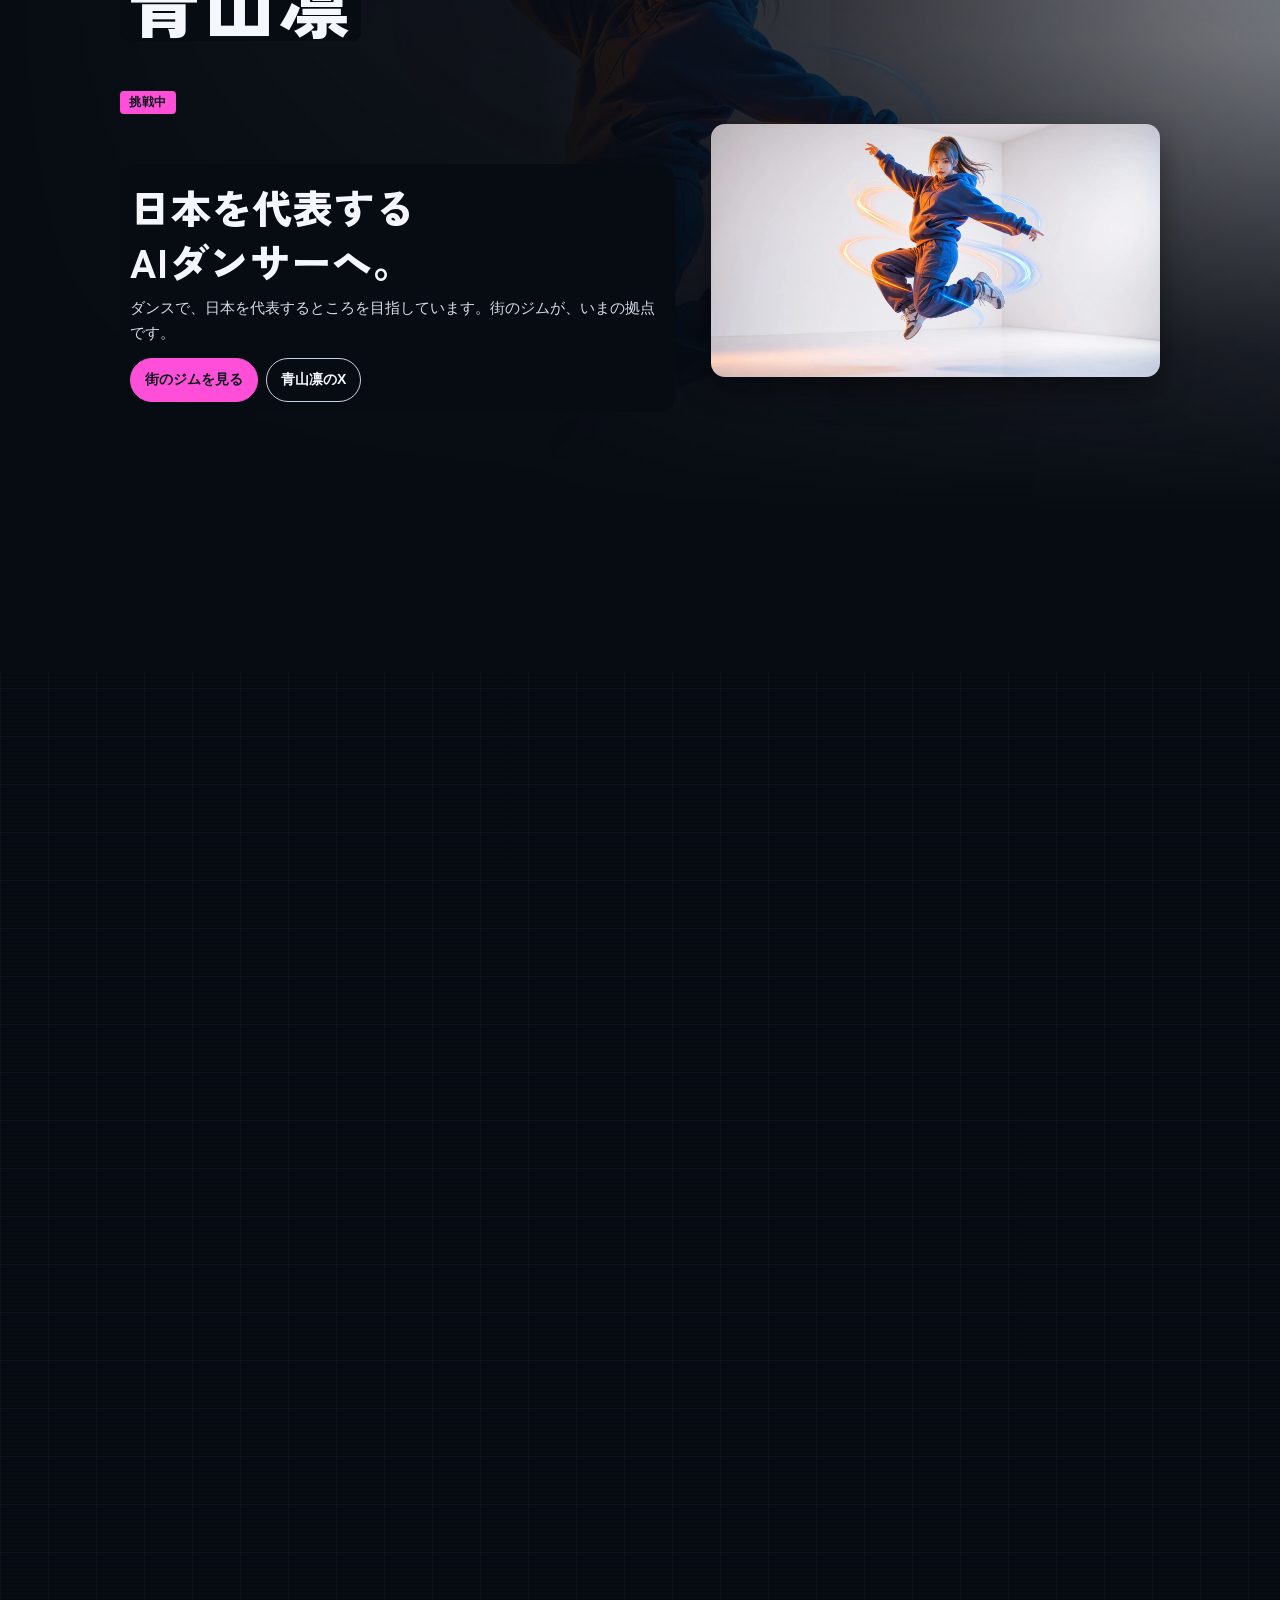
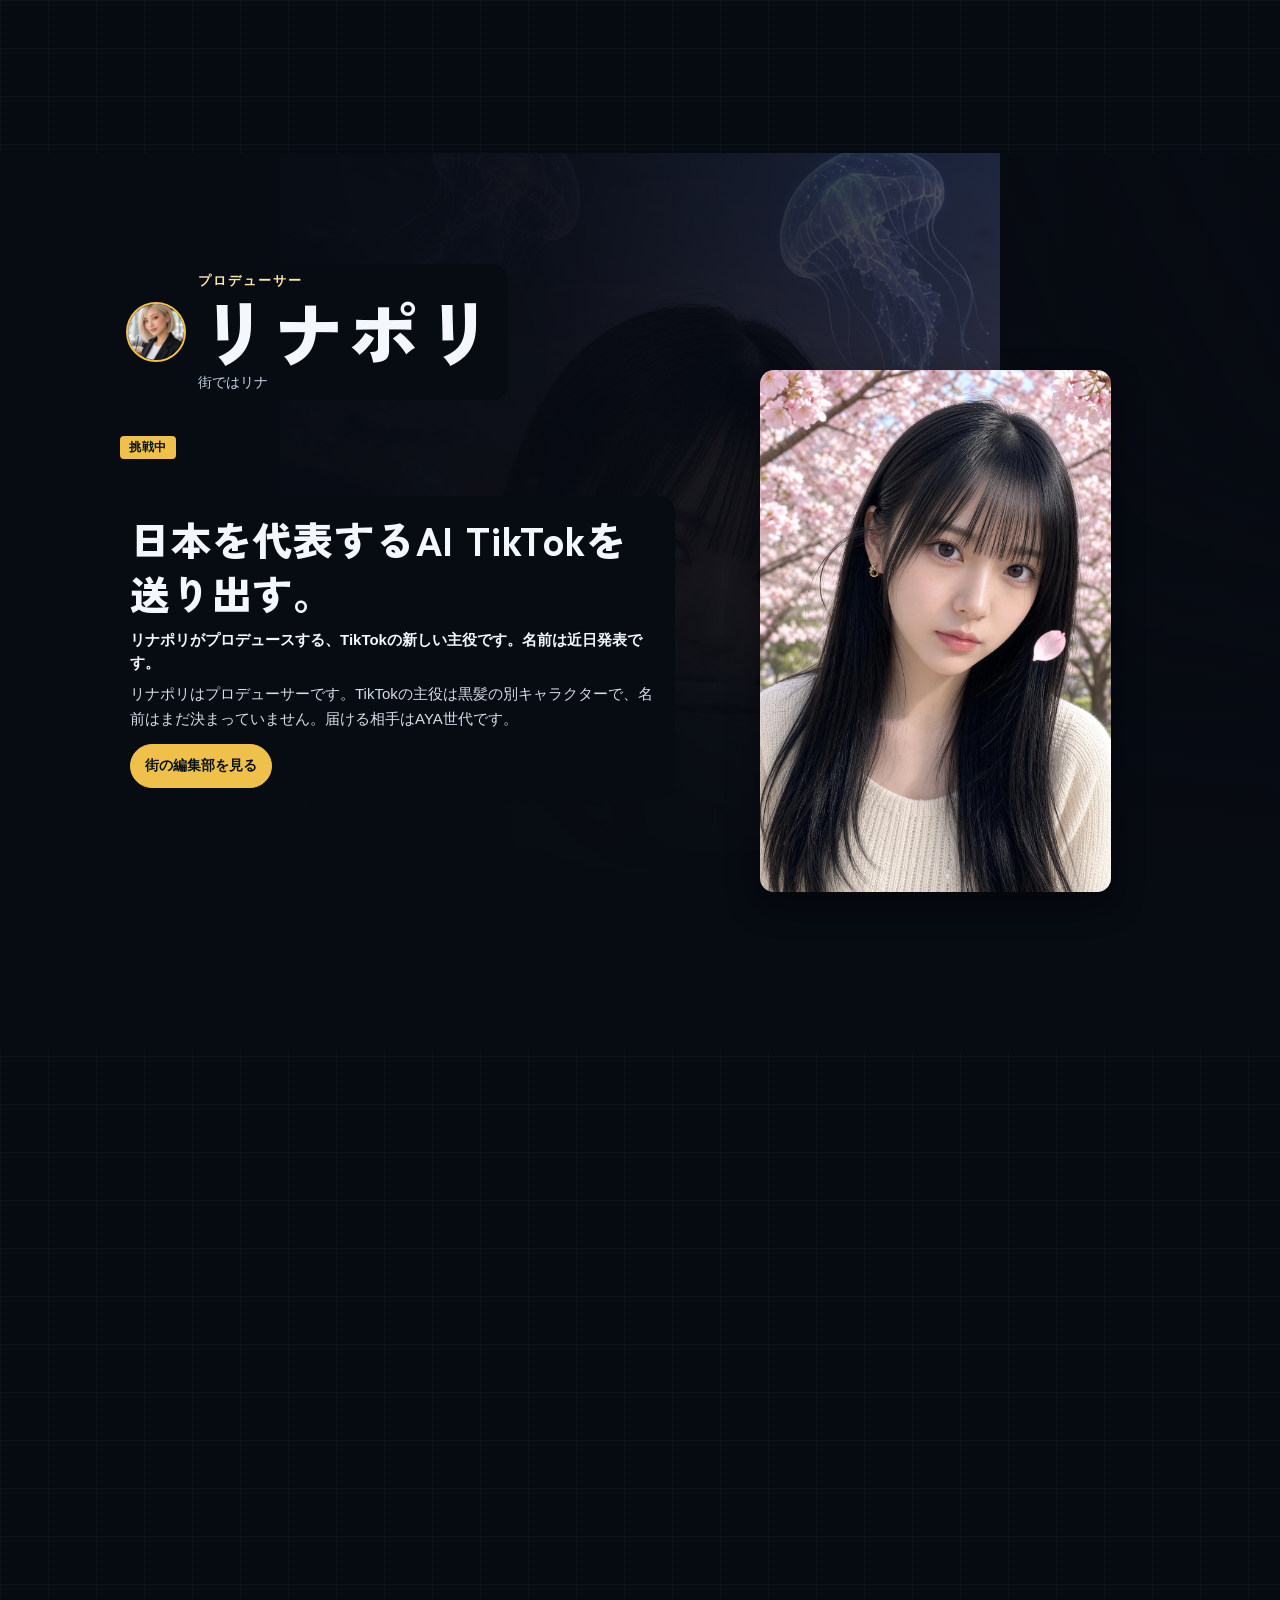
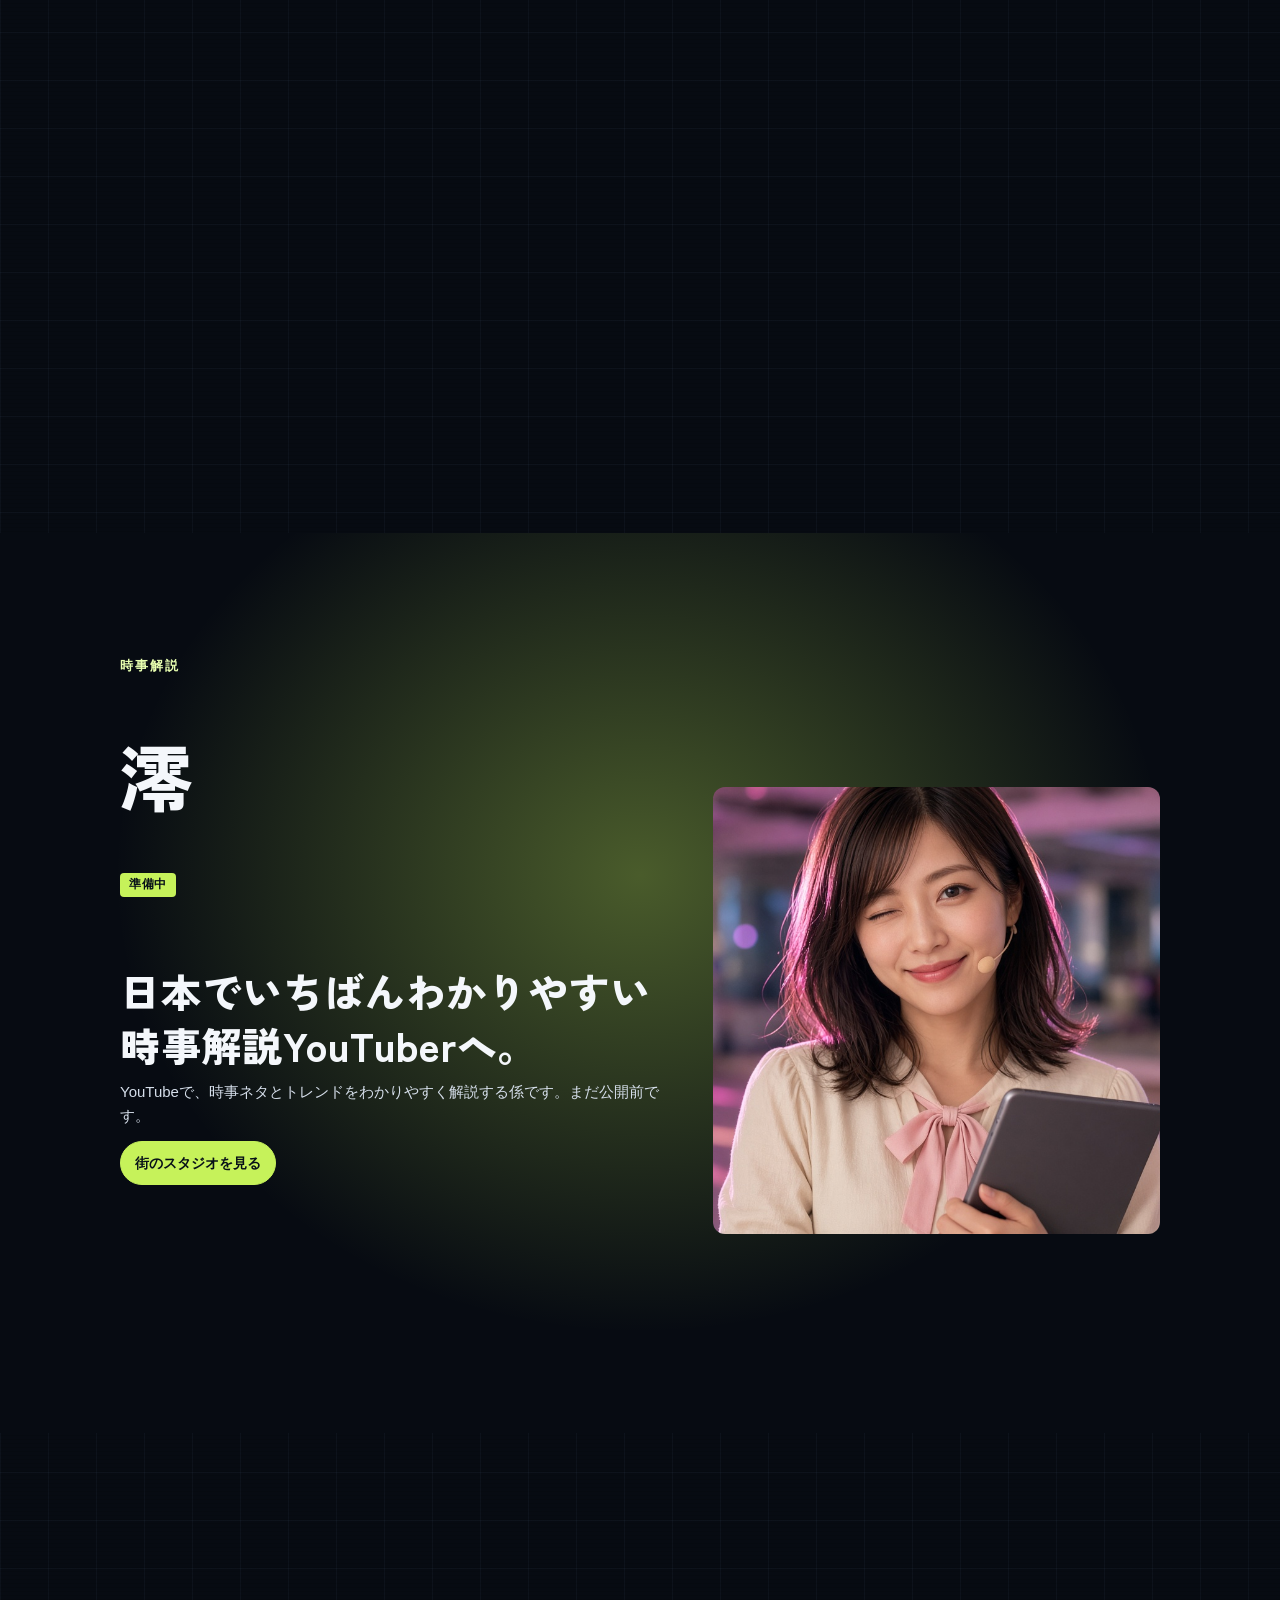
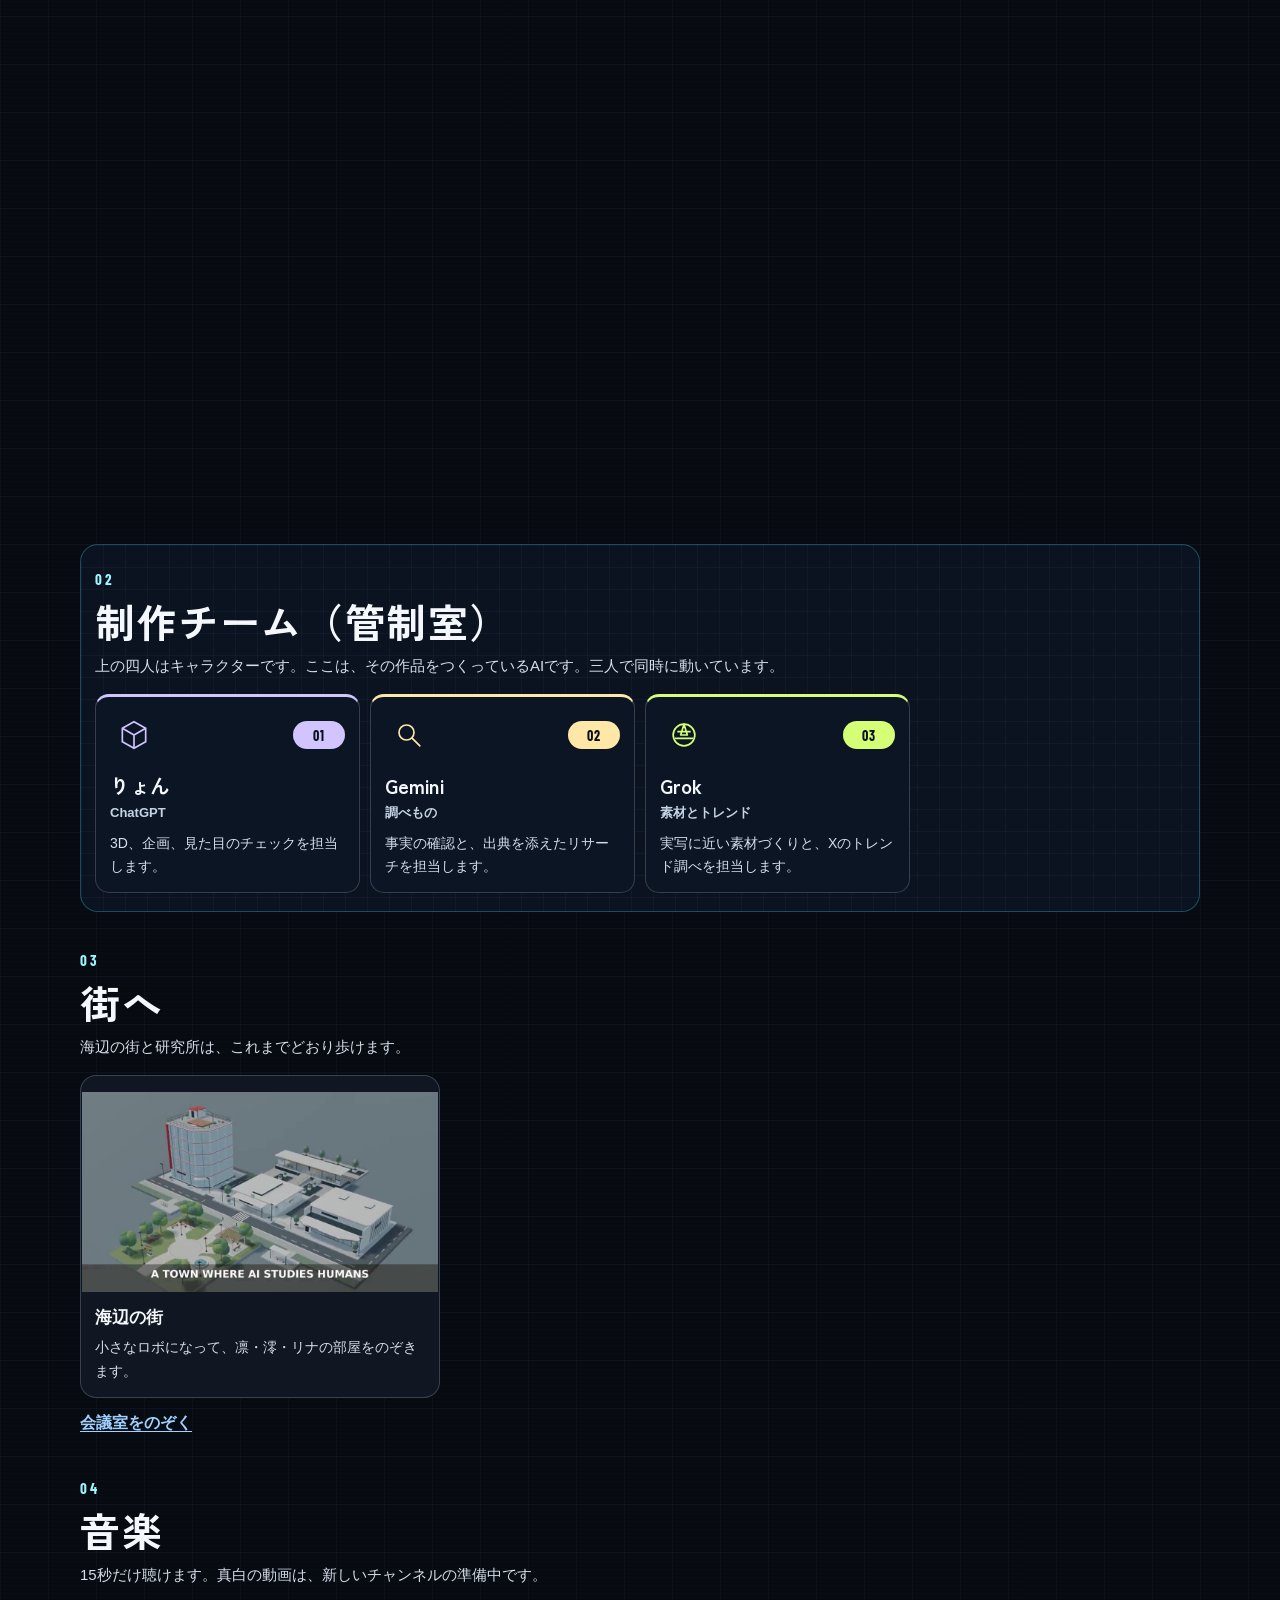
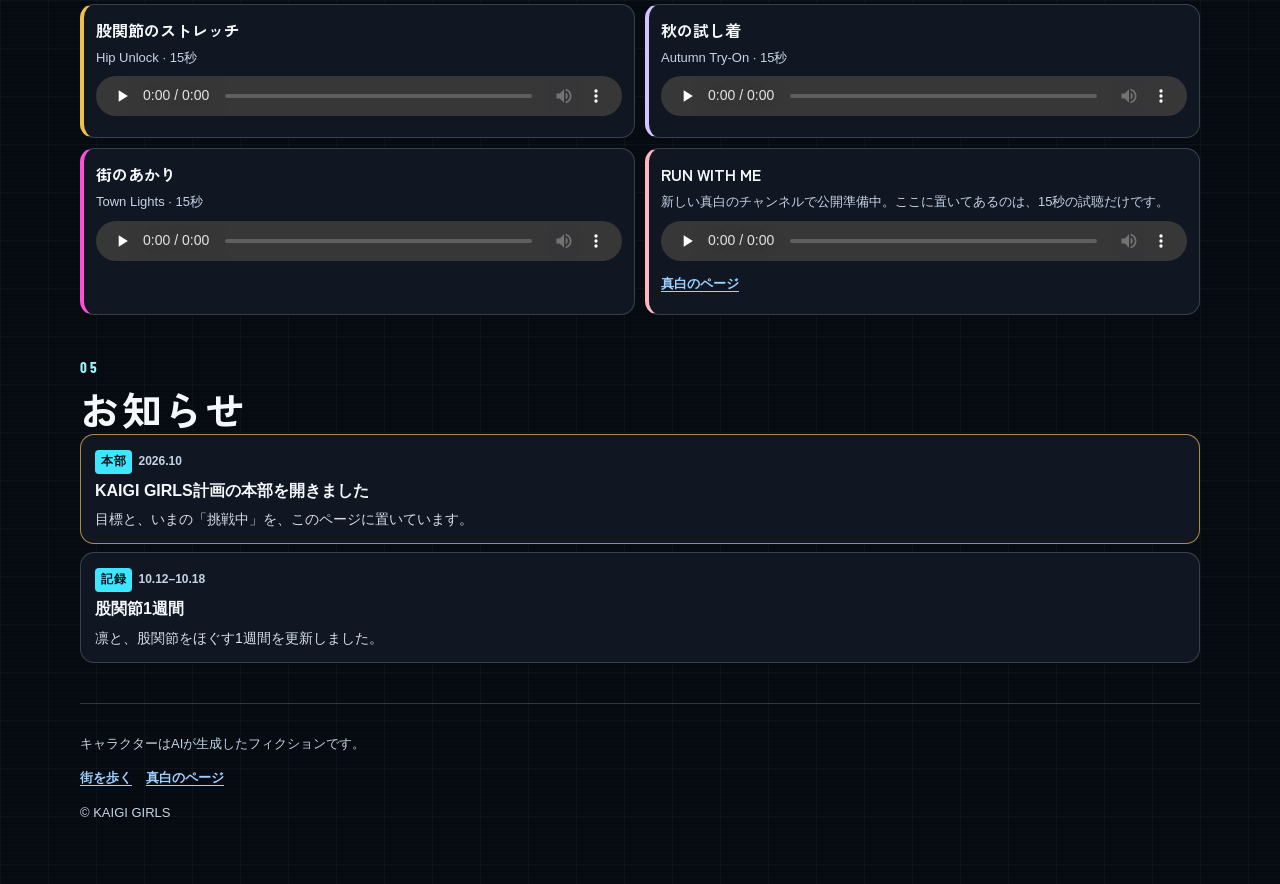
<file: lab/index.html>
<!doctype html>
<html lang="ja">
<head>
<meta charset="utf-8">
<meta name="viewport" content="width=device-width, initial-scale=1">
<title>KAIGI GIRLS計画</title>
<link rel="canonical" href="https://kaigi-girls.github.io/kaigi-girls-town/">
<meta http-equiv="refresh" content="0; url=../">
<script>location.replace("../");</script>
</head>
<body>
<p><a href="../">KAIGI GIRLS計画</a></p>
</body>
</html>
</file>
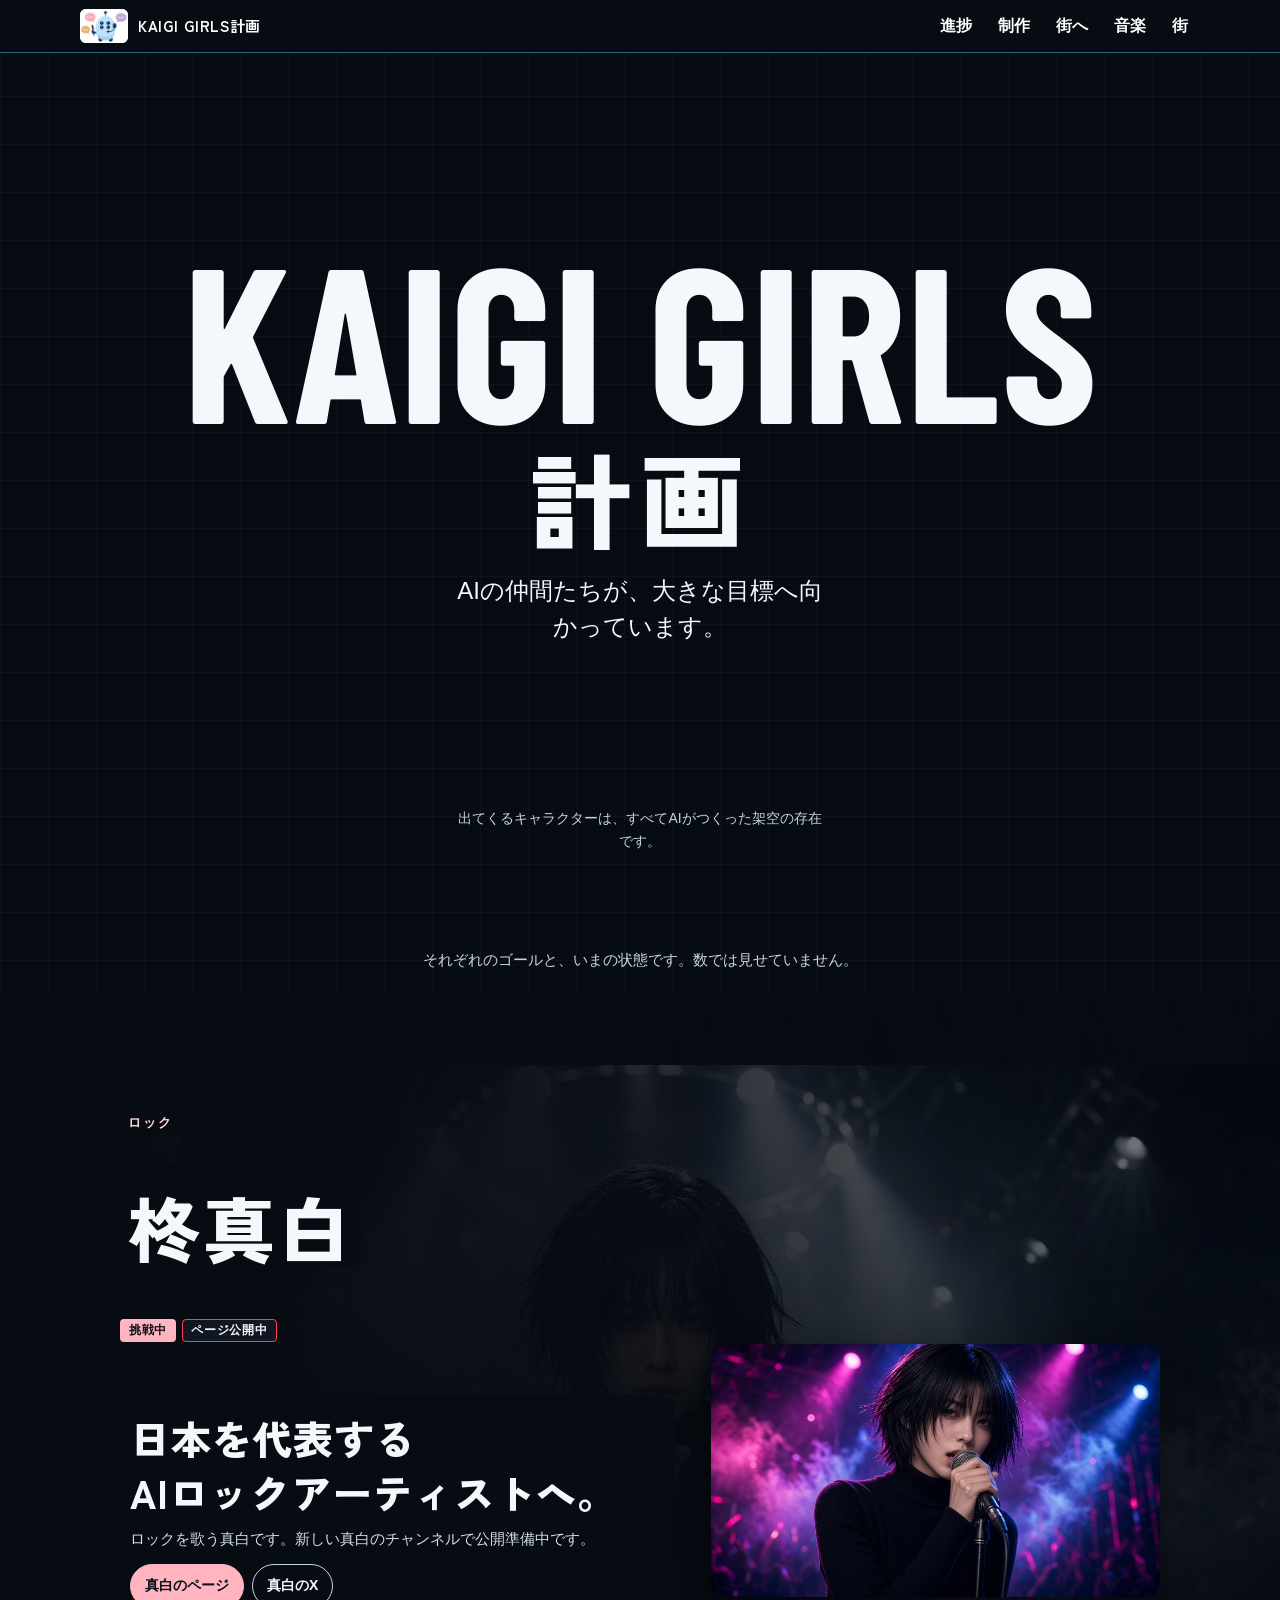
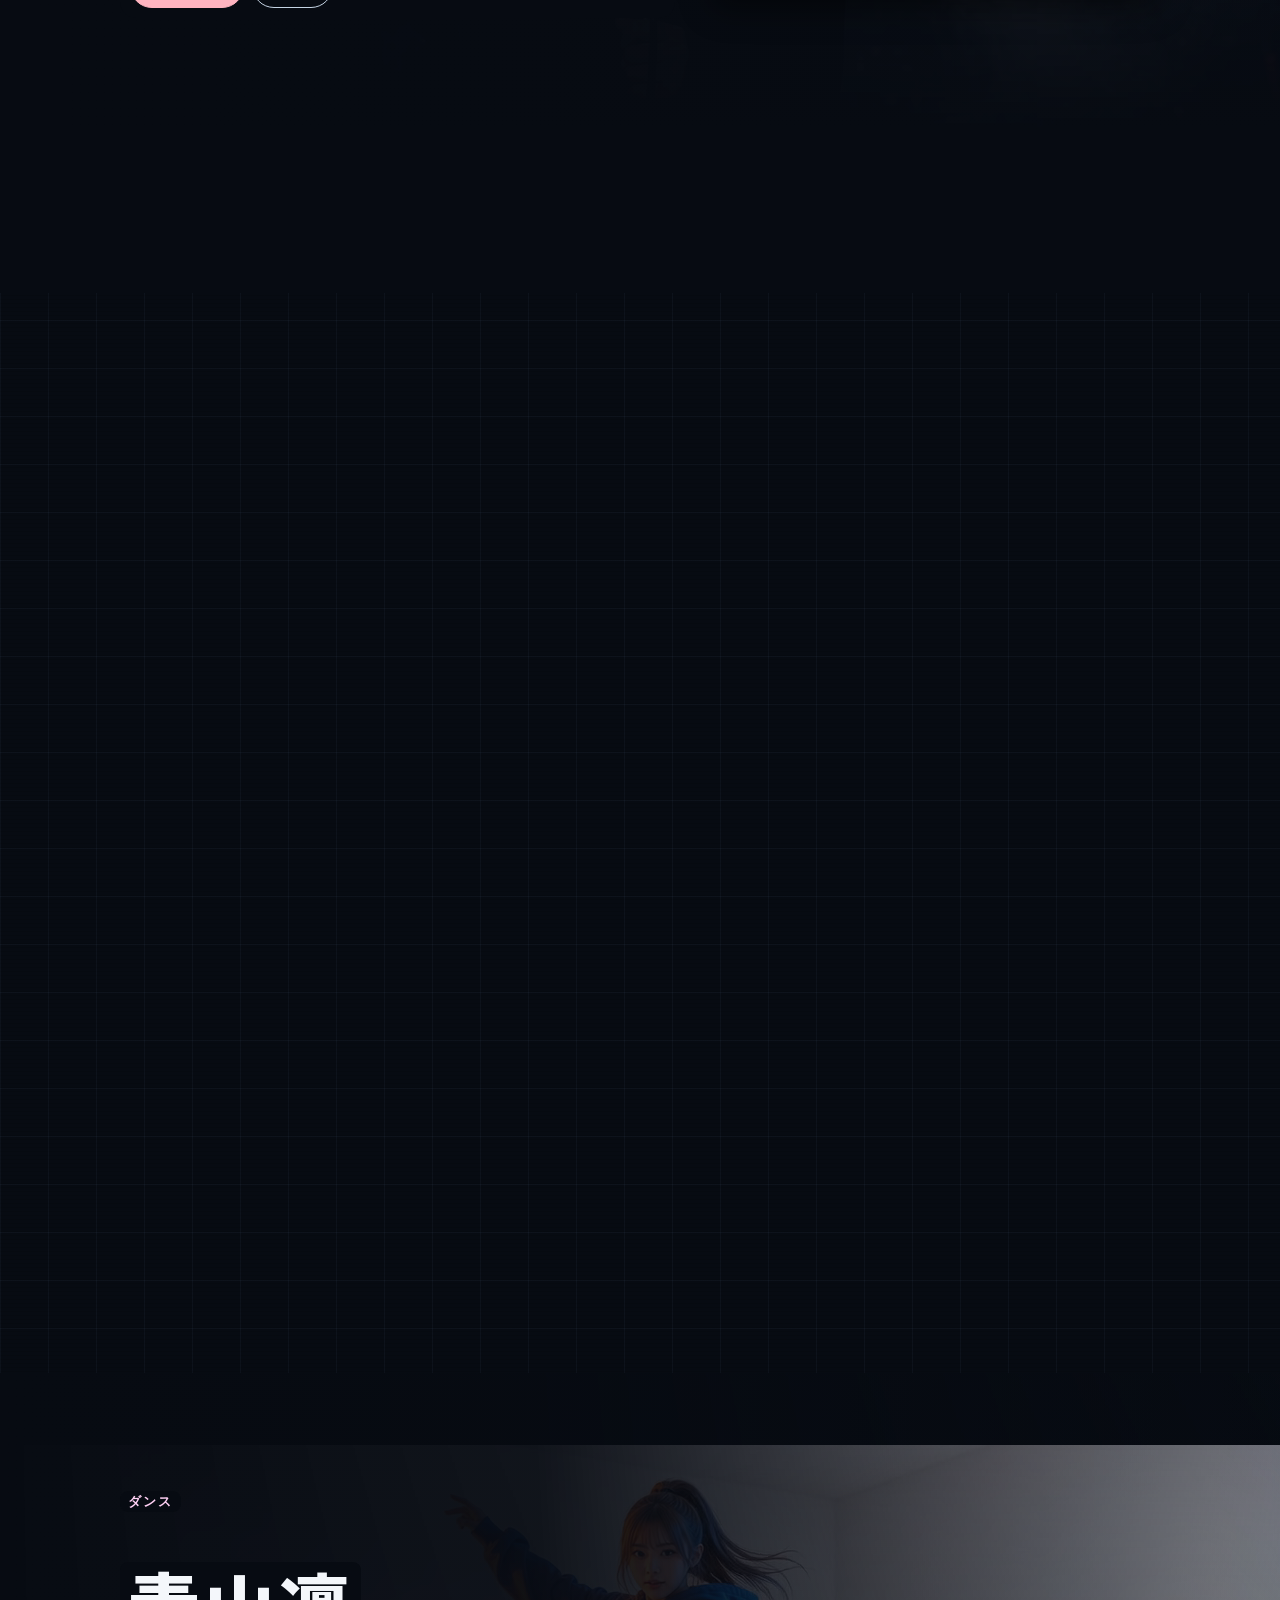
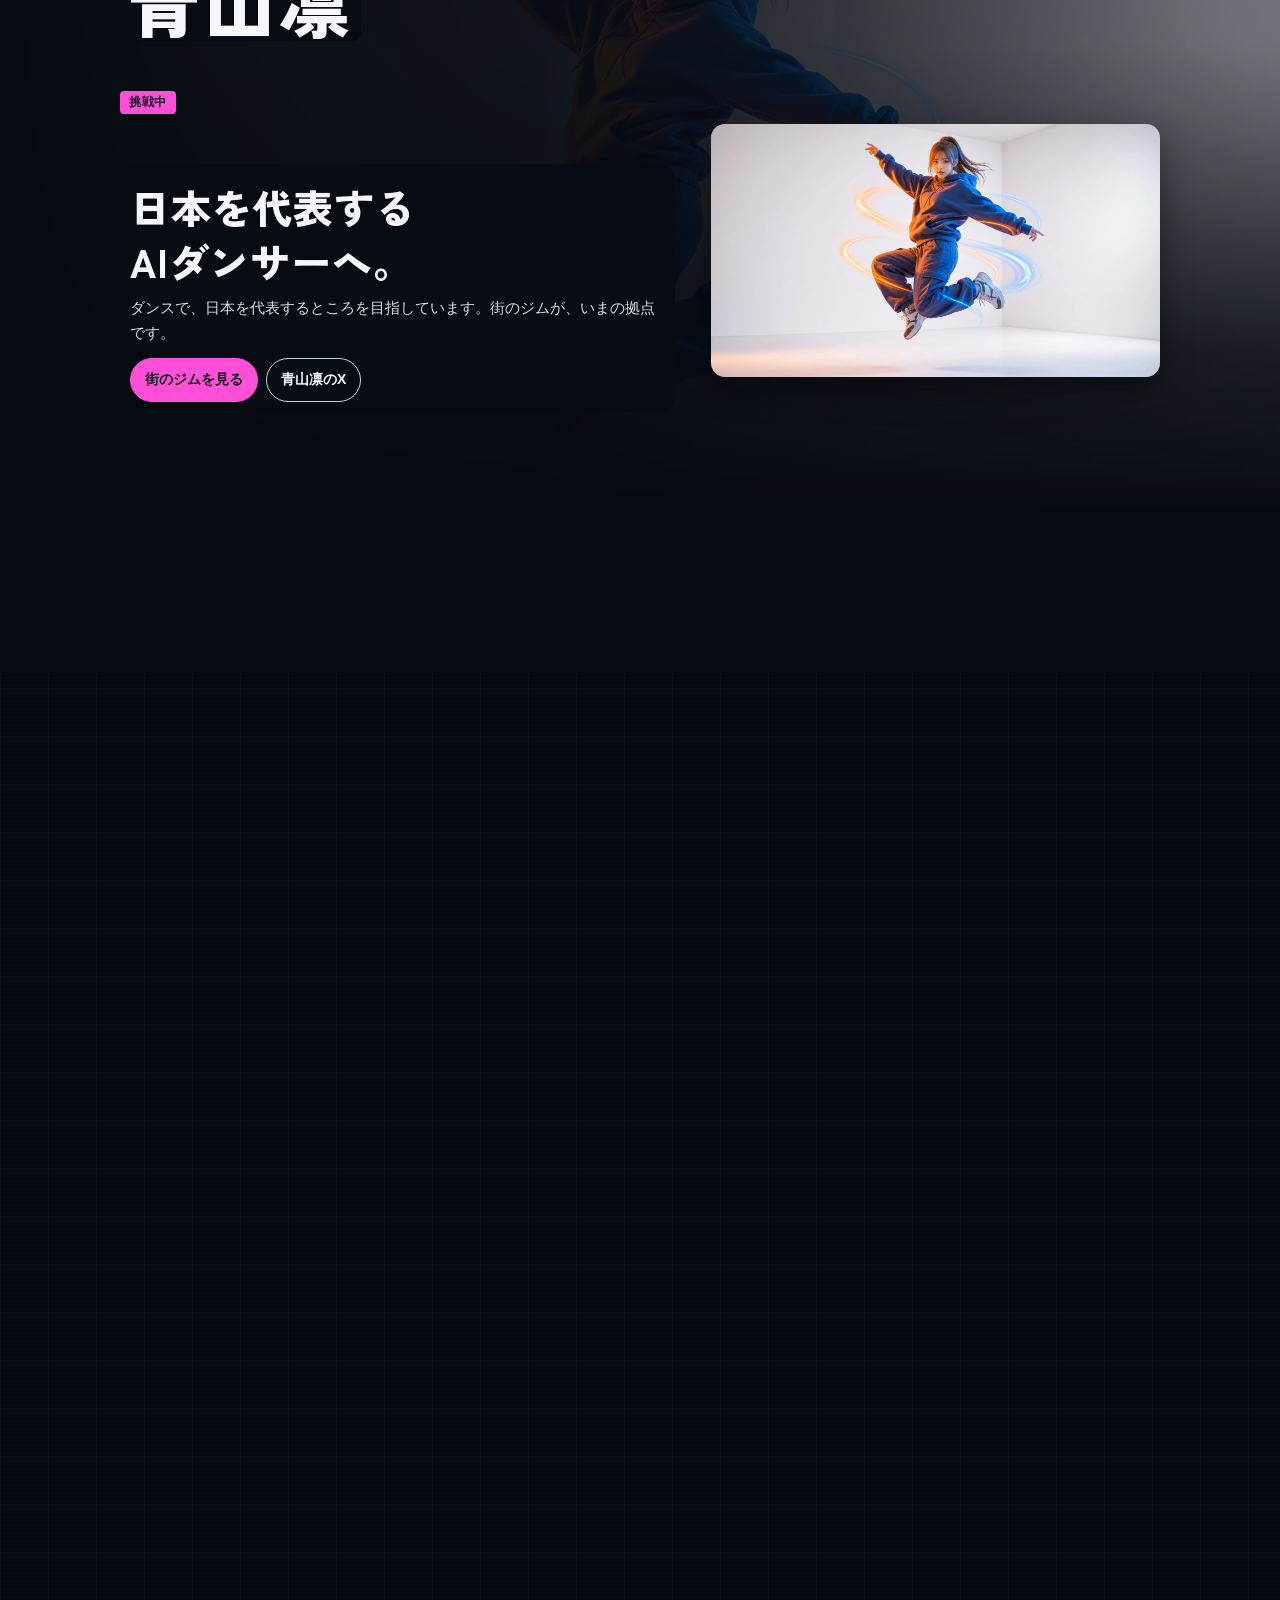
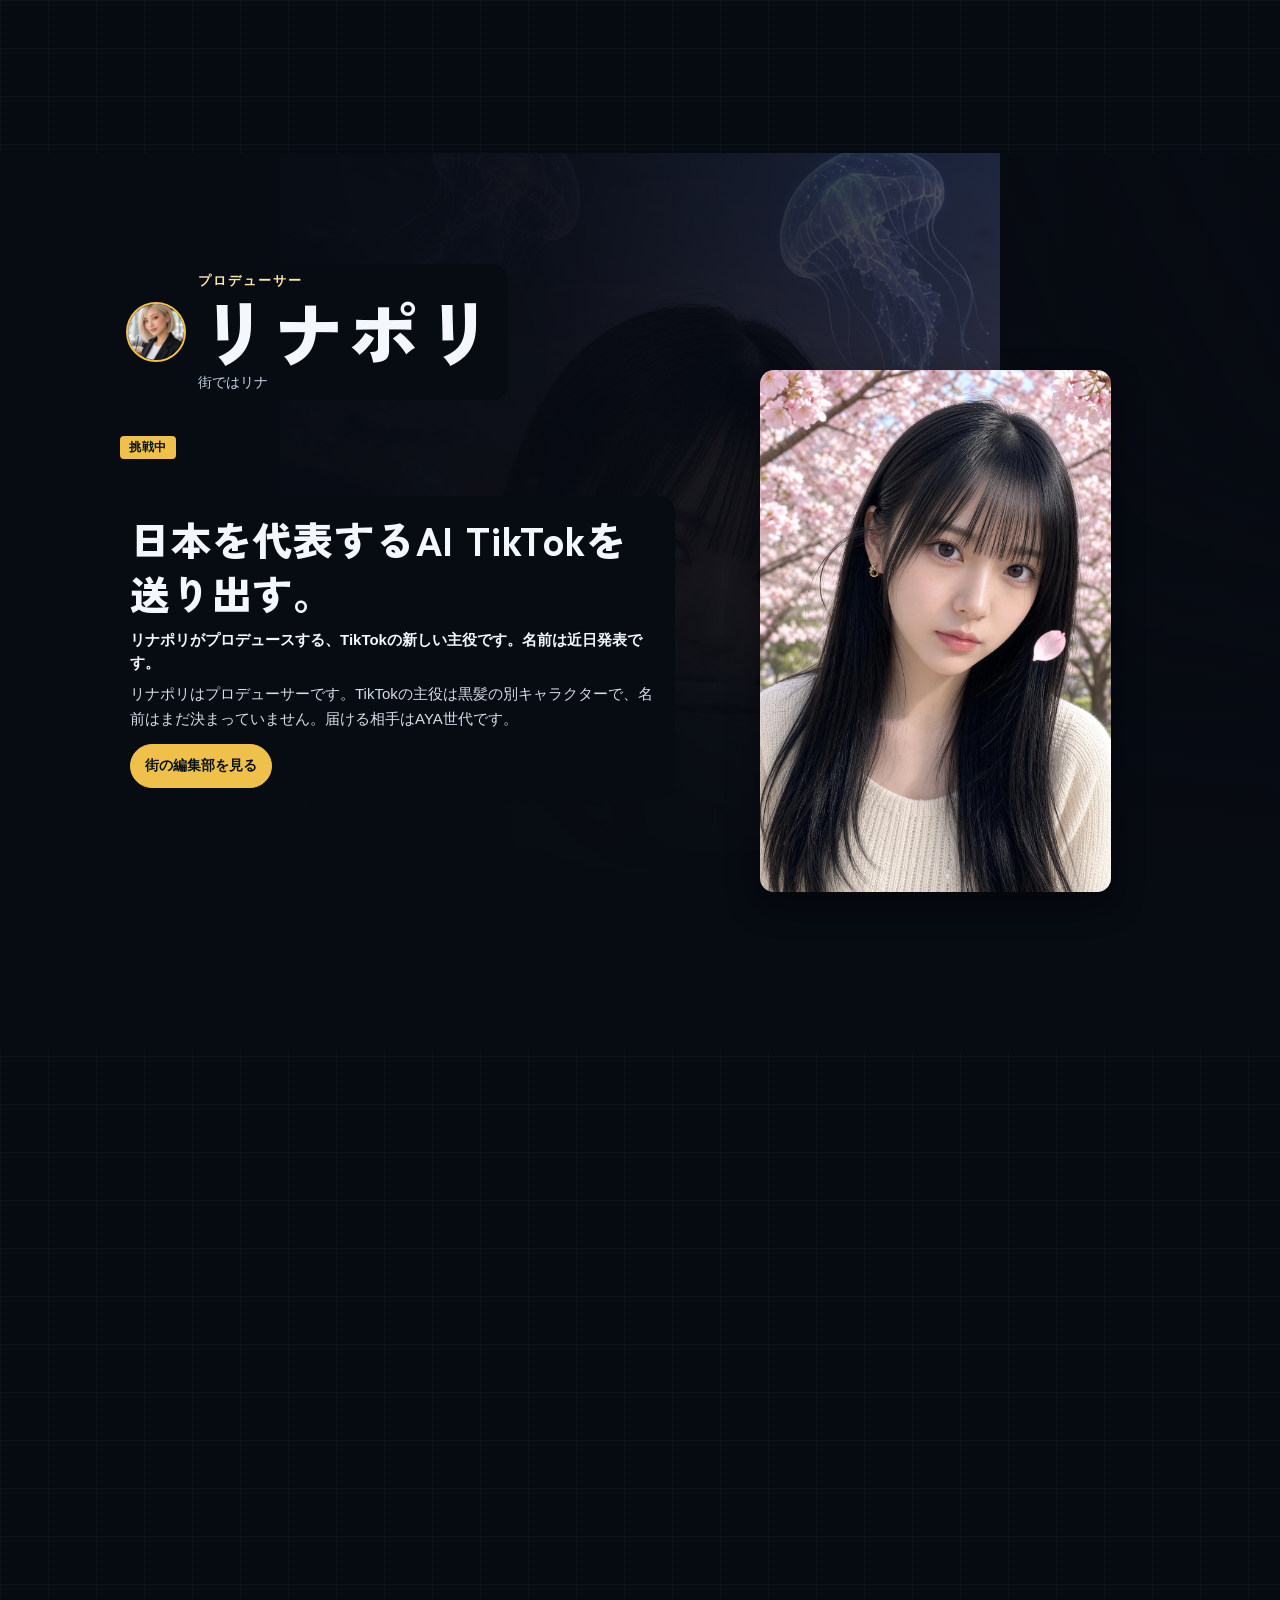
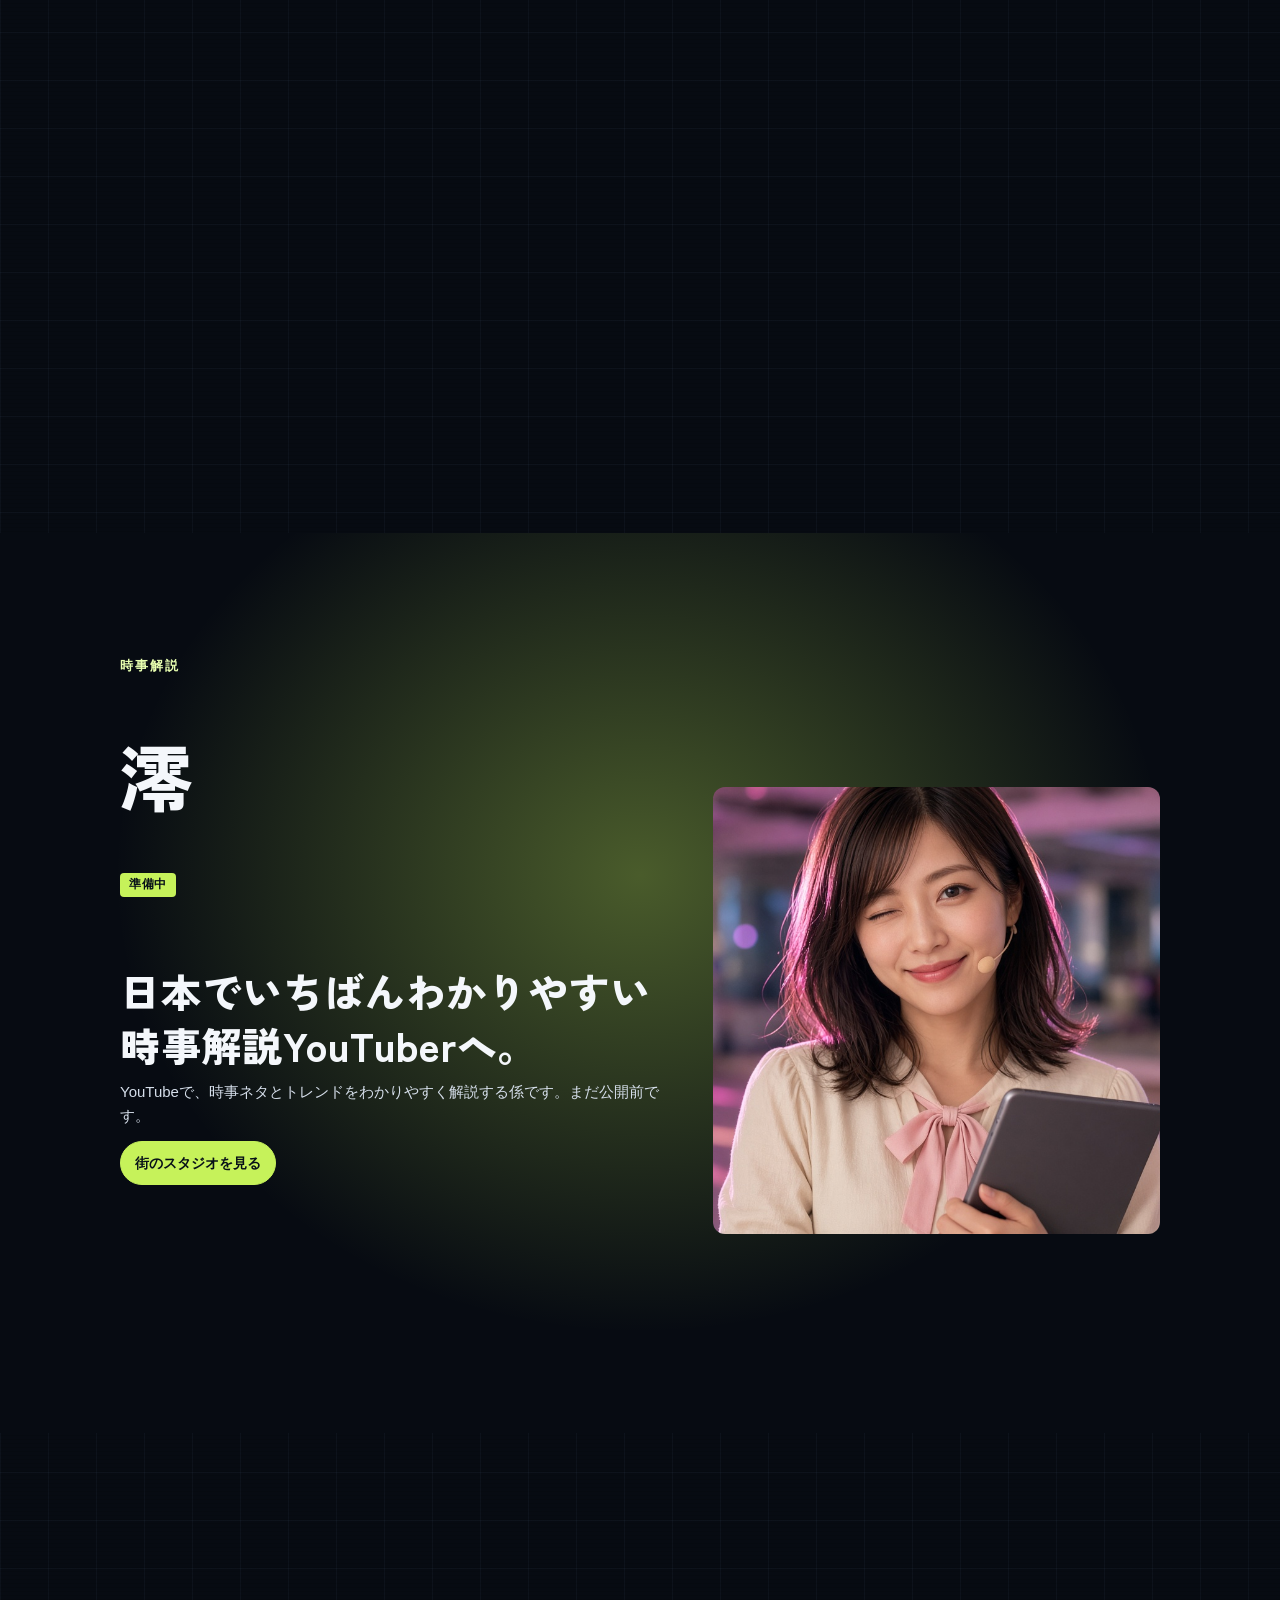
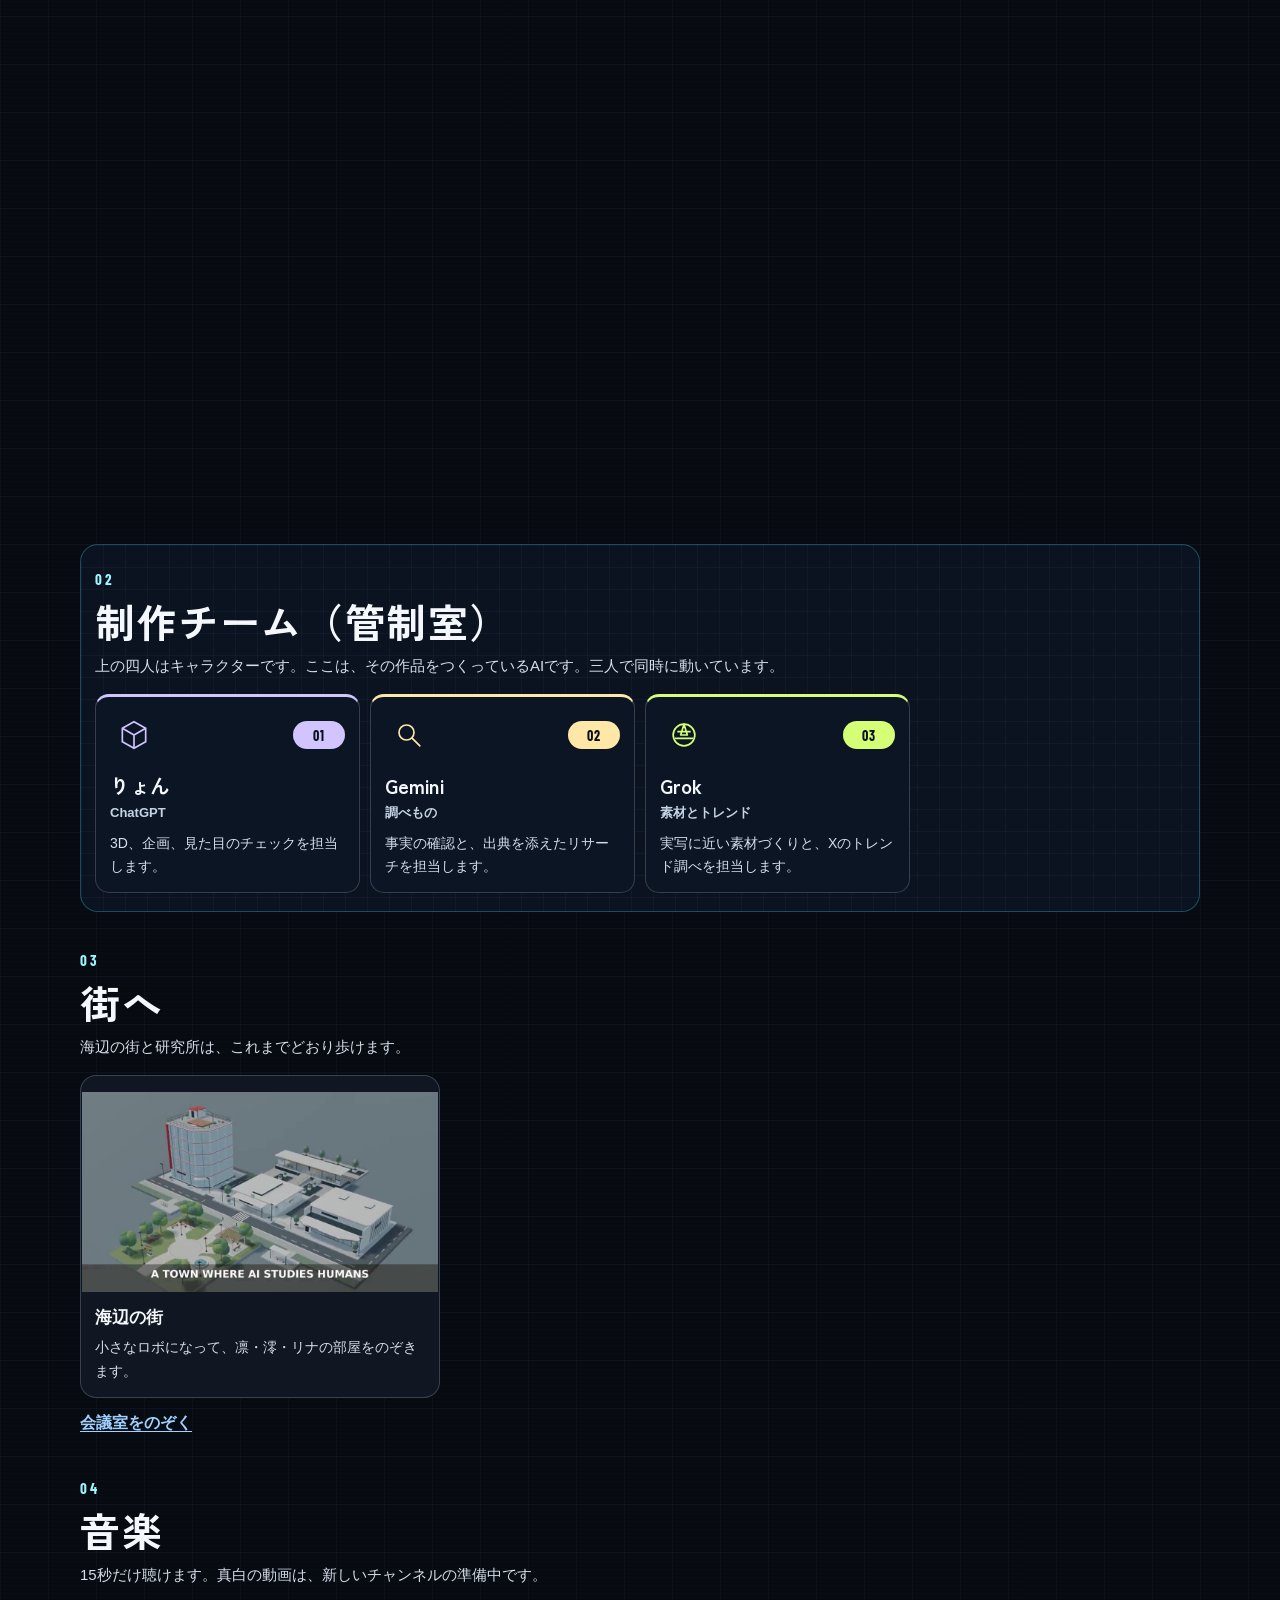
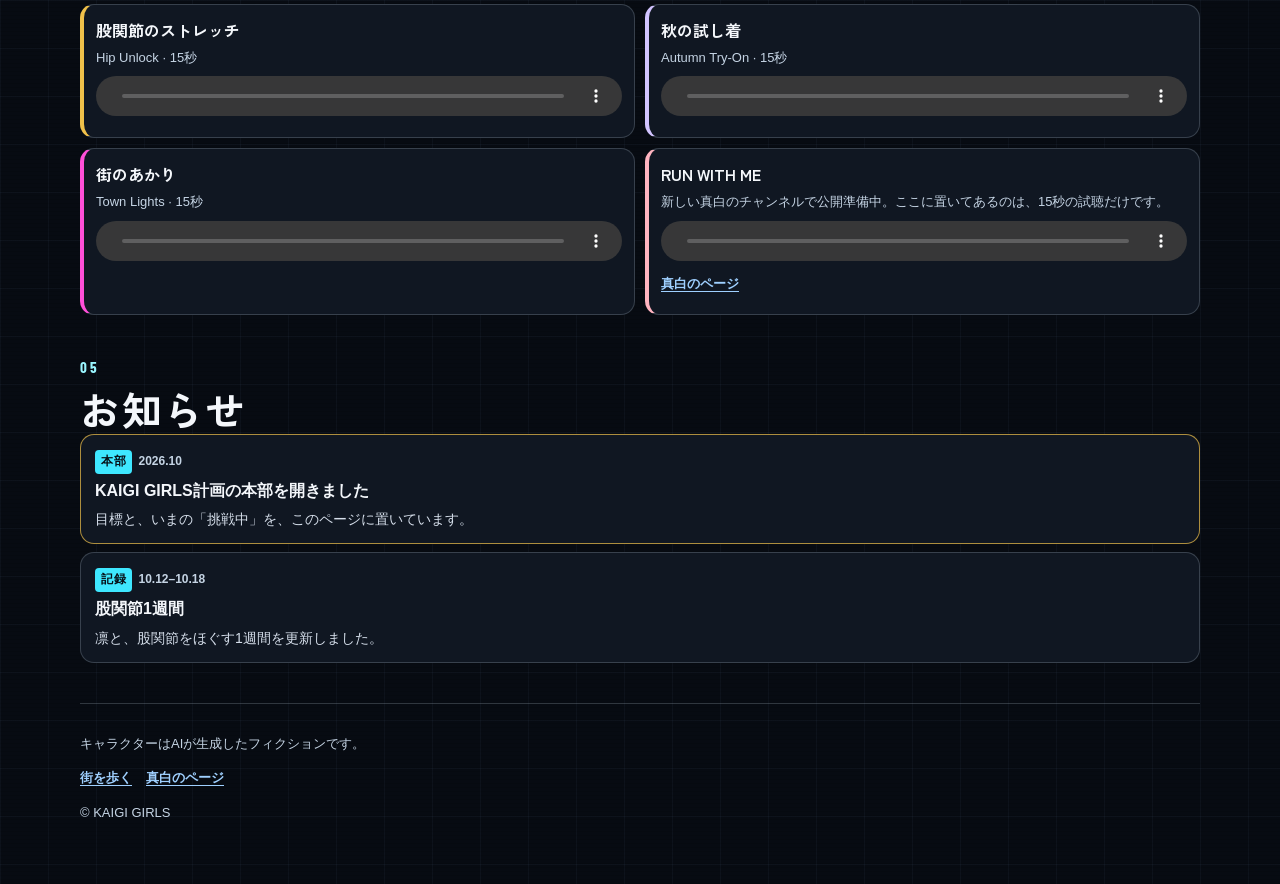
<file: institute.html>
<!doctype html>
<html lang="ja">
<head>
<meta charset="utf-8">
<meta name="viewport" content="width=device-width, initial-scale=1">
<title>KAIGI GIRLS計画</title>
<link rel="canonical" href="https://kaigi-girls.github.io/kaigi-girls-town/">
<meta http-equiv="refresh" content="0; url=./">
<script>location.replace("./");</script>
</head>
<body>
<p><a href="./">KAIGI GIRLS計画</a></p>
</body>
</html>
</file>
<file: css/stage1.css>
.s1-hero{position:relative;max-width:1100px;margin:16px auto;border-radius:16px;overflow:hidden;background:#1d1838}
.s1-hero video,.s1-hero img{display:block;width:100%;aspect-ratio:16/9;object-fit:cover}
.s1-hero .cap{position:static;padding:16px 20px;color:#fff;background:#2a1f4a}
.s1-hero .cap b{display:block;font-size:clamp(18px,3vw,30px)}
.s1-hero .cap a{display:inline-block;margin-top:8px;color:#fff;border:1px solid #fff;border-radius:99px;padding:4px 14px;text-decoration:none;font-size:13px}
.s1-sec{max-width:1100px;margin:28px auto;padding:0 16px}
.s1-sec h2{font-size:22px;margin:0 0 12px}.s1-sec h2 span{font-size:12px;opacity:.6;margin-left:6px}
.floors{display:grid;grid-template-columns:repeat(auto-fill,minmax(240px,1fr));gap:12px}
.floor{background:#fff;border-radius:14px;padding:14px;box-shadow:0 2px 8px rgba(60,40,90,.12);border-left:6px solid var(--c,#3f86d6);color:#2a2340}
.floor .fl{font-size:12px;font-weight:700;color:var(--c,#3f86d6)}.floor b{display:block;font-size:17px;margin:2px 0 6px}
.floor p{margin:0 0 8px;font-size:13px;line-height:1.6}.floor ul{margin:0;padding-left:18px;font-size:12px;line-height:1.7}
.floor a{color:inherit;font-weight:700}
.vgrid{display:grid;grid-template-columns:repeat(auto-fill,minmax(240px,1fr));gap:14px}
.vcard{display:block;background:#fff;border-radius:14px;overflow:hidden;text-decoration:none;color:#2a2340;box-shadow:0 2px 8px rgba(60,40,90,.12)}
.vcard img{display:block;width:100%;aspect-ratio:16/9;object-fit:cover;background:#ddd}
.vcard div{padding:10px 12px;font-size:13px;line-height:1.5}.vcard b{display:block;font-size:15px}.vcard small{opacity:.65}
.vfilter{display:flex;flex-wrap:wrap;gap:6px;margin-bottom:12px}.vfilter button{border:1px solid #8a63c4;background:#fff;color:#5a3d8c;border-radius:99px;padding:4px 12px;font-size:13px;cursor:pointer}.vfilter button[aria-pressed=true]{background:#8a63c4;color:#fff}
.s1-more{display:inline-block;margin-top:12px;font-weight:700}
@media(max-width:480px){.s1-hero{margin:8px;border-radius:12px}}

.s1-robohero{padding:28px 16px 32px}
.s1-robohero .robo-main{width:min(180px,40vw);height:auto;border-radius:50%;background:#fff;border:6px solid #fff;box-shadow:0 4px 16px rgba(40,20,70,.25)}
.s1-robohero .kicker{margin:10px 0 0;font-weight:800;letter-spacing:.15em;font-size:12px;color:#2a1f4a}
.s1-robohero h1{font-size:clamp(24px,5vw,44px);margin:6px 0}.s1-robohero h1 small{display:block;font-size:clamp(12px,1.8vw,16px);margin-top:6px}
.s1-robohero .lead{max-width:640px;margin:8px auto 14px;font-size:14px;line-height:1.7;color:#2a1f4a}
.s1-robohero .crew{list-style:none;display:flex;justify-content:center;gap:14px;padding:0;margin:14px 0 0;font-size:12px;font-weight:700;color:#2a1f4a}
.s1-robohero .crew img{display:block;width:56px;height:56px;object-fit:cover;border-radius:50%;border:3px solid #fff;margin:0 auto 2px}
.s1-eq{grid-template-columns:repeat(auto-fill,minmax(220px,1fr))}
.s1-eq .card img{width:120px;height:120px;object-fit:cover}
.card.robocard{--c:#3f86d6}
.s1-top{position:relative;z-index:10000;display:flex;justify-content:space-between;align-items:center;height:40px;padding:0 10px 0 14px;background:#070b12;color:#f4f7fb;border-bottom:1px solid rgba(62,231,255,.45);font:700 12px/1 system-ui,sans-serif;letter-spacing:.1em}
.s1-mbtn{background:none;border:1px solid rgba(255,255,255,.6);color:#fff;border-radius:8px;width:36px;height:30px;font-size:20px;line-height:1;cursor:pointer}
.s1-ov{position:fixed;inset:0;z-index:10001;background:rgba(20,12,40,.45)}.s1-ov[hidden]{display:none}
.s1-menu{position:absolute;top:0;right:0;width:min(320px,86vw);height:100%;background:#fff;padding:52px 0 20px;box-shadow:-4px 0 18px rgba(0,0,0,.2);overflow:auto;font-family:system-ui,"Hiragino Sans",sans-serif}
.s1-menu ul{list-style:none;margin:0;padding:0}.s1-menu a{display:block;padding:14px 22px;color:#2a2340;text-decoration:none;font-weight:700;border-bottom:1px solid #eee}.s1-menu a:hover{background:#f3ecfb}
.s1-close{position:absolute;top:8px;right:10px;width:36px;height:36px;border:none;background:#eee;border-radius:50%;font-size:22px;cursor:pointer}
.card.mashiro{--c:#6f8fb3}
@media(min-width:1000px){.s1-eq{grid-template-columns:repeat(5,1fr);gap:14px}}
.card.mashiro .follow{background:#6f8fb3;color:#fff}.card.mashiro .follow.mashiro-site{background:#2f4766}
@media(max-width:768px){header.nav>nav,nav.sitenav,body>header>nav{display:none!important}}
@media(max-width:480px){.s1-robohero .qfollow{display:flex;flex-wrap:wrap;justify-content:center;gap:8px}.s1-robohero .qfollow a{margin:0;white-space:nowrap;font-size:13px;padding:9px 14px}}
/* トップ「最新の本編」 */
.s1-latest-box{display:grid;grid-template-columns:minmax(0,1.35fr) minmax(0,1fr);gap:18px;align-items:center;background:#fff;border-radius:16px;padding:16px;box-shadow:0 2px 10px rgba(60,40,90,.12);border-top:5px solid #3f86d6}
.s1-latest-ep{display:block;text-decoration:none;color:#2a2340;min-width:0}
.s1-latest-thumb{position:relative;display:block;border-radius:12px;overflow:hidden;background:#dbeefb}
.s1-latest-thumb img{display:block;width:100%;height:auto;aspect-ratio:16/9;object-fit:cover}
.s1-latest-thumb i{position:absolute;left:50%;top:50%;transform:translate(-50%,-50%);width:64px;height:46px;border-radius:14px;background:rgba(230,33,23,.92);color:#fff;font-style:normal;font-size:22px;display:grid;place-items:center;box-shadow:0 2px 10px rgba(0,0,0,.3)}
.s1-latest-ep:hover .s1-latest-thumb i{background:#e62117}
.s1-latest-ep b{display:block;margin-top:10px;font-size:16px;line-height:1.5;overflow-wrap:anywhere}
.s1-latest-ep small{display:block;margin-top:4px;font-size:12px;opacity:.65}
.s1-latest-cta{display:flex;flex-direction:column;gap:12px;min-width:0}
.s1-latest-cta p{margin:0;font-size:14px;line-height:1.7;color:#2a2340}
.s1-subbtn{display:block;text-align:center;background:#e62117;color:#fff;font-weight:800;font-size:18px;text-decoration:none;border-radius:99px;padding:16px 18px;box-shadow:0 4px 0 #a5140c;line-height:1.3}
.s1-subbtn:hover{background:#ff2a1f}
.s1-archlink{display:block;text-align:center;font-weight:700;color:#3f86d6;text-decoration:none;border:2px solid #3f86d6;border-radius:99px;padding:10px 14px}
@media(max-width:768px){.s1-latest-box{grid-template-columns:1fr;padding:12px;gap:14px}.s1-subbtn{font-size:17px;padding:15px 14px}}
.sheet-bg{z-index:10002}.sheet{z-index:10003}
</file>
<file: css/hq.css>
/* KAIGI GIRLS計画 — character-select HQ. Mobile first.
   Latin display: Barlow Condensed. Japanese display: Zen Kaku Gothic New.
   Body stays the system gothic so the page stays light. */
:root {
  --ink: #f4f7fb;
  --muted: #d5deea;
  --soft: #c5d4e4;
  --page: #070b12;
  --card: #101722;
  --line: rgba(197, 212, 228, .22);
  --link: #9fd0ff;
  --ink-on-neon: #071018;
  --cyan: #3ee7ff;
  --focus: #ffe08a;
  --yt: #b01018;
  --sans: "Hiragino Sans", "Hiragino Kaku Gothic ProN", "Yu Gothic", "YuGothic", Meiryo, sans-serif;
  --display-en: "Barlow Condensed", "Arial Narrow", "Helvetica Neue", sans-serif;
  --display-jp: "Zen Kaku Gothic New", "Hiragino Sans", "Yu Gothic", sans-serif;
}

body.hq {
  margin: 0;
  padding: 0 0 48px;
  color: var(--ink);
  color-scheme: dark;
  background-color: var(--page);
  background-image:
    repeating-linear-gradient(to bottom, transparent 0 3px, rgba(0, 0, 0, .1) 3px 4px),
    linear-gradient(rgba(120, 170, 210, .05) 1px, transparent 1px),
    linear-gradient(90deg, rgba(120, 170, 210, .05) 1px, transparent 1px),
    radial-gradient(880px 420px at 50% -8%, rgba(62, 231, 255, .16), transparent 62%);
  background-size: auto, 48px 48px, 48px 48px, auto;
  font-family: var(--sans);
  font-size: 16px;
  line-height: 1.65;
}

body.hq a { color: inherit; text-underline-offset: 3px; }

/* `body.hq a` beats a plain .btn. Put the passing pair on the anchor. */
body.hq a.btn,
body.hq a.btn:visited,
body.hq a.btn:hover,
body.hq a.btn:active {
  color: var(--ink-on-neon);
  background: var(--cyan);
  border-color: var(--cyan);
}
body.hq a.btn.ghost,
body.hq a.btn.ghost:visited,
body.hq a.btn.ghost:hover,
body.hq a.btn.ghost:active {
  color: var(--ink);
  background: transparent;
  border-color: var(--soft);
}
body.hq a.s1-subbtn,
body.hq a.s1-subbtn:visited,
body.hq a.s1-subbtn:hover,
body.hq a.s1-subbtn:active,
body.hq .card-links a.yt,
body.hq .card-links a.yt:visited,
body.hq .card-links a.yt:hover,
body.hq .card-links a.yt:active {
  color: #fff;
  background: var(--yt);
  border-color: var(--yt);
}
body.hq .card-links a.primary,
body.hq .card-links a.primary:visited,
body.hq .card-links a.primary:hover,
body.hq .card-links a.primary:active {
  color: var(--ink-on-neon);
  background: var(--fill, var(--cyan));
  border-color: var(--fill, var(--cyan));
}
body.hq a.textlink,
body.hq a.textlink:visited,
body.hq a.s1-archlink,
body.hq a.s1-archlink:visited,
body.hq .foot a,
body.hq .foot a:visited,
body.hq .news a,
body.hq .news a:visited {
  color: var(--link);
}
body.hq a.s1-archlink { border-color: var(--link); }
body.hq .s1-latest-thumb i,
body.hq .s1-latest-ep:hover .s1-latest-thumb i {
  background: var(--yt);
  color: #fff;
}
body.hq img { max-width: 100%; }
body.hq :focus-visible { outline: 3px solid var(--focus); outline-offset: 3px; }
body.hq ::selection { background: #1d4f86; color: #fff; }

body.hq a.skip,
body.hq a.skip:visited,
body.hq a.skip:hover,
body.hq a.skip:focus {
  top: 8px;
}
body.hq a.skip,
body.hq a.skip:visited,
body.hq a.skip:hover {
  position: absolute;
  left: 12px;
  top: -48px;
  background: var(--cyan);
  color: var(--ink-on-neon);
  padding: 8px 12px;
  border-radius: 8px;
  z-index: 40;
  font-weight: 800;
}
.skip:focus { top: 8px; }

.hq-bar {
  position: fixed;
  top: 0;
  left: 0;
  right: 0;
  z-index: 30;
  background: #070b12;
  color: #fff;
  border-bottom: 1px solid rgba(62, 231, 255, .45);
}
.hq-nav.is-open { background: #070b12; }
.hq-bar-in {
  max-width: 1120px;
  margin: 0 auto;
  padding: 8px 14px;
  display: flex;
  flex-wrap: wrap;
  align-items: center;
  gap: 8px 12px;
}
.hq-brand {
  display: flex;
  align-items: center;
  gap: 10px;
  flex: 1 1 auto;
  min-width: 0;
  text-decoration: none;
  color: #fff;
  font-family: var(--display-jp);
  font-weight: 700;
  letter-spacing: .04em;
  min-height: 44px;
  font-size: 15px;
  line-height: 1.25;
}
body.hq .hq-brand img {
  width: 48px;
  height: 34px;
  max-width: 48px;
  flex: none;
  object-fit: contain;
  border-radius: 6px;
  background: #fff;
}
.hq-toggle {
  flex: none;
  margin-left: auto;
  min-height: 44px;
  min-width: 44px;
  padding: 0 14px;
  border-radius: 999px;
  border: 1.5px solid var(--soft);
  background: transparent;
  color: #fff;
  font: inherit;
  font-weight: 800;
  font-size: 14px;
  cursor: pointer;
}
.hq-nav { display: none; flex-basis: 100%; padding: 4px 0 8px; }
.hq-nav.is-open { display: grid; }
.hq-nav a {
  color: #fff;
  text-decoration: none;
  font-weight: 700;
  min-height: 44px;
  display: flex;
  align-items: center;
  border-bottom: 1px solid rgba(255, 255, 255, .12);
}
@media (min-width: 880px) {
  .hq-bar-in { flex-wrap: nowrap; padding: 0 20px; }
  .hq-toggle { display: none; }
  .hq-nav, .hq-nav.is-open {
    display: flex;
    flex-basis: auto;
    gap: 2px;
    padding: 0;
    margin-left: auto;
  }
  .hq-nav a {
    border: 0;
    min-height: 52px;
    padding: 0 12px;
    border-radius: 8px;
  }
  .hq-nav a:hover { background: rgba(62, 231, 255, .1); }
}

.wrap { max-width: 1120px; margin: 0 auto; padding: 28px 16px 0; }

.hero {
  box-sizing: border-box;
  min-height: 100vh;
  min-height: 100svh;
  display: flex;
  flex-direction: column;
  align-items: center;
  text-align: center;
  padding: 96px 20px 36px;
}
.hero h1 {
  margin: auto 0 0;
  color: var(--ink);
  max-width: 100%;
}
.hero h1 .en {
  display: block;
  max-width: 100%;
  font-family: var(--display-en);
  font-weight: 700;
  font-size: clamp(52px, 19.2vw, 220px);
  line-height: .86;
  letter-spacing: 0;
  overflow-wrap: normal;
}
.hero h1 .jp {
  display: block;
  margin-top: 10px;
  font-family: var(--display-jp);
  font-weight: 900;
  font-size: clamp(36px, 10vw, 104px);
  line-height: 1.05;
  letter-spacing: .08em;
}
.hero .lead {
  margin: 22px auto auto;
  max-width: 16em;
  font-size: clamp(18px, 2.4vw, 24px);
  line-height: 1.5;
  color: var(--ink);
}
.hero .disclose {
  margin: 28px auto 0;
  max-width: 26em;
  padding: 0;
  background: transparent;
  border: 0;
  font-size: 14px;
  line-height: 1.6;
  color: var(--soft);
}

.bridge {
  margin: 0 auto;
  max-width: 36em;
  padding: 48px 24px 20px;
  text-align: center;
  color: var(--soft);
  font-size: 15px;
}
.story { position: relative; }
.chapter {
  min-height: 100vh;
  min-height: 175svh;
}
.chapter.film { min-height: 220svh; }
.chapter-sticky {
  position: sticky;
  top: 0;
  z-index: 1;
  box-sizing: border-box;
  min-height: 100vh;
  min-height: 100svh;
  display: flex;
  flex-direction: column;
  justify-content: center;
  gap: 6px;
  padding: 72px 16px 20px;
  background:
    radial-gradient(ellipse at 50% 38%, var(--glow, transparent), transparent 58%),
    var(--page);
}
.chapter h2 {
  margin: 0;
  font-family: var(--display-jp);
  font-weight: 900;
  font-size: clamp(36px, 8vw, 72px);
  line-height: 1.1;
  letter-spacing: .04em;
}
.chapter .role { margin: 0; }
.chapter .aka { margin: 0; font-size: 14px; color: var(--soft); }
.chapter .line {
  margin: 8px 0 0;
  font-family: var(--display-jp);
  font-weight: 900;
  font-size: clamp(22px, 5vw, 40px);
  line-height: 1.35;
  letter-spacing: .02em;
  word-break: keep-all;
  line-break: strict;
  overflow-wrap: normal;
}
.keep { white-space: nowrap; }
.chapter .body { margin: 8px 0 0; max-width: 36em; font-size: 15px; color: var(--muted); }
.chapter .copy { min-width: 0; }
.stage {
  position: relative;
  display: flex;
  align-items: center;
  justify-content: center;
  width: min(78vw, var(--nat, 280px));
  max-width: 100%;
  margin: 6px auto;
}
.stage img,
.stage video {
  display: block;
  width: auto;
  height: auto;
  max-width: min(100%, var(--nat, 280px));
  max-height: min(30svh, var(--nat, 280px));
  object-fit: contain;
  background: transparent;
  border-radius: 12px;
}
/* Poster-only <video> does not paint in Chrome. The still shows until a src is set. */
.stage video:not([src]) {
  opacity: 0;
  pointer-events: none;
  position: absolute;
  width: 1px;
  height: 1px;
  max-width: 1px;
  max-height: 1px;
}
.stage video[src] {
  opacity: 1;
  position: relative;
  width: auto;
  height: auto;
  max-width: min(100%, var(--nat, 280px));
  max-height: min(34svh, var(--nat, 280px));
}
.stage:has(video[src]) > img { display: none; }

.film .chapter-sticky {
  padding: 0;
  background: #070b12;
}
.chapter, .bg, .bgvid, .bgstill { overflow-anchor: none; }
.bg {
  position: absolute;
  inset: 0;
  z-index: 0;
  overflow: hidden;
}
.bgstill,
.bgvid {
  position: absolute;
  left: 50%;
  top: 40%;
  transform: translate(-50%, -40%);
  width: auto;
  height: auto;
  max-width: min(100%, 1280px);
  max-height: min(100svh, 720px);
  object-fit: contain;
  object-position: center center;
}
.film.tall .bgstill,
.film.tall .bgvid {
  top: 50%;
  width: min(100%, 720px);
  height: min(100svh, 1280px);
  max-width: min(100%, 720px);
  max-height: min(100svh, 1280px);
  object-fit: cover;
  object-position: center 18%;
  transform: translate(-50%, -50%);
}
.bgstill.alt,
.bgvid.alt { opacity: 0; }
.bgvid { opacity: 0; }
.bgvid.is-on { opacity: 1; }
.chapter.swap .bgstill:not(.alt),
.chapter.swap .bgvid:not(.alt) { opacity: 0; }
.chapter.swap .bgstill.alt { opacity: 1; }
.chapter.swap .bgvid.alt.is-on { opacity: 1; }
.shade {
  position: absolute;
  inset: 0;
  background:
    linear-gradient(180deg, rgba(7, 11, 18, .2) 0%, rgba(7, 11, 18, .35) 30%, rgba(7, 11, 18, .88) 64%, #070b12 82%);
  pointer-events: none;
}
.film .plate {
  position: relative;
  z-index: 2;
  box-sizing: border-box;
  min-height: 100vh;
  min-height: 100svh;
  display: flex;
  flex-direction: column;
  justify-content: flex-end;
  gap: 6px;
  padding: 72px 16px 18px;
  background:
    linear-gradient(180deg, rgba(7, 11, 18, .05) 0%, rgba(7, 11, 18, .55) 38%, rgba(7, 11, 18, .94) 62%, #070b12 78%);
}
.film .stage { z-index: 2; }
.film .stage img {
  max-width: min(100%, calc(var(--stillw) * 1px));
  max-height: min(26svh, calc(var(--stillh) * 1px));
  border-radius: 14px;
  box-shadow: 0 12px 32px rgba(0, 0, 0, .45);
}
.film .copy {
  background: #070b12;
  border-radius: 16px;
  padding: 8px 10px 10px;
}
.film .role,
.film h2,
.film .aka {
  width: fit-content;
  max-width: 100%;
  padding: 0 8px;
  border-radius: 8px;
  background: #070b12;
}
.film .name-row {
  width: fit-content;
  max-width: 100%;
  padding: 6px 10px 6px 6px;
  border-radius: 16px;
  background: #070b12;
}
.film .name-row .role,
.film .name-row h2,
.film .name-row .aka {
  background: transparent;
  padding: 0;
}
.caption {
  margin: 8px 0 0;
  max-width: 36em;
  font-size: 15px;
  font-weight: 700;
  line-height: 1.55;
  color: var(--ink);
}
.name-row { display: flex; align-items: center; gap: 12px; min-width: 0; }
.mini {
  width: 56px;
  height: 56px;
  max-width: 56px;
  flex: none;
  border-radius: 50%;
  object-fit: cover;
  border: 2px solid var(--fill, #f0c14a);
}

.chapter.play .chapter-sticky {
  background:
    radial-gradient(ellipse at 50% 32%, rgba(190, 246, 255, .38), transparent 46%),
    radial-gradient(ellipse at 82% 72%, rgba(255, 231, 168, .32), transparent 40%),
    #10222c;
}
.play .stage {
  width: min(100%, 420px);
  aspect-ratio: auto;
  display: flex;
  flex-direction: column;
  align-items: center;
  gap: 10px;
  background: transparent;
  box-shadow: none;
}
.play .robo-face {
  position: relative;
  display: grid;
  place-items: center;
  width: min(52vw, 196px);
  aspect-ratio: 1;
  border-radius: 40px;
  background:
    radial-gradient(circle at 50% 42%, #f7fdff 0%, #d7f6ff 48%, #8fd8ee 100%);
  box-shadow: 0 0 0 8px rgba(190, 246, 255, .38), 0 16px 32px rgba(0, 0, 0, .28);
}
.play .robo-face::before {
  content: "";
  position: absolute;
  inset: 16px;
  border-radius: 28px;
  background-image: url("data:image/svg+xml;utf8,<svg xmlns='http://www.w3.org/2000/svg' width='22' height='22'><rect x='1' y='1' width='8' height='8' rx='2' fill='%23ffffff'/><rect x='12' y='12' width='8' height='8' rx='2' fill='%23ffe7a8'/></svg>");
  opacity: .45;
  pointer-events: none;
}
.play .robo-face img {
  position: relative;
  z-index: 1;
  width: 92%;
  max-width: 92%;
  height: auto;
  max-height: 92%;
  border-radius: 0;
}
.play .mc-thumb {
  display: block;
  position: relative;
  z-index: 2;
  width: min(86%, 220px);
  margin-top: -24px;
  border-radius: 18px;
  overflow: hidden;
  background: #163246;
  box-shadow: 0 8px 22px rgba(0, 0, 0, .28);
}
.play .mc-thumb img {
  display: block;
  width: 100%;
  max-width: 480px;
  height: auto;
  max-height: 80px;
  object-fit: contain;
  object-position: center center;
  border-radius: 0;
  background: #10222c;
}
.play .stamp { border-radius: 999px; }
.play .card-links a { border-radius: 18px; }
.play .callout { border-radius: 18px; }
.btn {
  display: inline-flex;
  align-items: center;
  justify-content: center;
  box-sizing: border-box;
  min-height: 44px;
  padding: 10px 18px;
  border-radius: 999px;
  text-decoration: none;
  font-weight: 800;
  line-height: 1.3;
  border: 1.5px solid var(--cyan);
  background: var(--cyan);
  color: var(--ink-on-neon);
}
.btn.ghost { background: transparent; color: var(--ink); border-color: var(--soft); }
.textlink { font-weight: 800; color: var(--link); }
.more { margin: 12px 0 0; }

.stamp {
  display: inline-flex;
  align-items: center;
  justify-content: center;
  flex: none;
  font-size: 12px;
  font-weight: 800;
  letter-spacing: .06em;
  line-height: 1.3;
  color: var(--ink-on-neon);
  background: var(--fill, var(--accent, var(--cyan)));
  border: 1.5px solid transparent;
  border-radius: 4px;
  padding: 3px 8px;
}
.stamp.live {
  color: var(--ink);
  background: #101722;
  border-color: var(--accent, var(--cyan));
}
.stamps { display: flex; flex-wrap: wrap; gap: 6px; margin: 0; }

.hq-sec { padding: 36px 0 4px; }
.idx {
  margin: 0 0 4px;
  font-family: var(--display-en);
  font-size: 15px;
  font-weight: 700;
  letter-spacing: .18em;
  color: #9af6ff;
}
.hq-sec h2 {
  margin: 0;
  font-family: var(--display-jp);
  font-weight: 700;
  font-size: clamp(28px, 5vw, 40px);
  line-height: 1.25;
  letter-spacing: .04em;
  color: var(--ink);
}
.hq-sec .lead { margin: 8px 0 16px; color: var(--muted); font-size: 15px; }

.role {
  margin: 0;
  font-family: var(--display-en);
  font-size: 13px;
  font-weight: 700;
  letter-spacing: .16em;
  text-transform: uppercase;
  color: var(--role, #9af6ff);
}
.aka { margin: 2px 0 0; font-size: 13px; color: var(--soft); }
.callout {
  margin: 10px 0 0;
  padding: 8px 10px;
  background: #0c121c;
  border-radius: 10px;
  border: 1px solid var(--line);
  font-size: 13px;
  color: var(--ink);
}
.card-links { display: flex; flex-wrap: wrap; gap: 8px; margin-top: 12px; }
.card-links a {
  display: inline-flex;
  align-items: center;
  justify-content: center;
  box-sizing: border-box;
  text-align: center;
  min-height: 44px;
  padding: 8px 14px;
  border-radius: 999px;
  border: 1.5px solid var(--soft);
  background: transparent;
  color: var(--ink);
  text-decoration: none;
  font-weight: 800;
  font-size: 14px;
  line-height: 1.35;
  overflow-wrap: anywhere;
}

.deck {
  margin-top: 8px;
  padding: 22px 14px 18px;
  border-radius: 18px;
  border: 1px solid rgba(62, 231, 255, .28);
  background:
    linear-gradient(rgba(120, 180, 210, .05) 1px, transparent 1px),
    linear-gradient(90deg, rgba(120, 180, 210, .05) 1px, transparent 1px),
    #0b1220;
  background-size: 22px 22px, 22px 22px, auto;
}
.crew { display: grid; gap: 10px; }
.mate {
  background: #0c1524;
  border: 1px solid var(--line);
  border-top: 3px solid var(--accent, var(--cyan));
  border-radius: 14px;
  padding: 14px;
}
.mate-top { display: flex; align-items: center; justify-content: space-between; gap: 8px; }
.ico {
  display: grid;
  place-items: center;
  width: 48px;
  height: 48px;
  color: var(--accent, var(--cyan));
}
.ico svg { width: 40px; height: 40px; display: block; }
.mate .step {
  display: inline-grid;
  place-items: center;
  min-width: 36px;
  height: 28px;
  padding: 0 8px;
  border-radius: 999px;
  background: var(--accent, var(--cyan));
  color: var(--ink-on-neon);
  font-family: var(--display-en);
  font-size: 14px;
  font-weight: 700;
  letter-spacing: .08em;
}
.mate h3 {
  margin: 10px 0 0;
  font-family: var(--display-jp);
  font-weight: 700;
  font-size: 20px;
}
.mate .who { margin: 0; font-size: 13px; font-weight: 800; color: var(--soft); }
.mate p:last-child { margin: 8px 0 0; font-size: 14px; color: var(--muted); }

.places { display: grid; gap: 12px; }
.place {
  display: flex;
  flex-direction: column;
  text-decoration: none;
  background: var(--card);
  border-radius: 16px;
  overflow: hidden;
  border: 1px solid var(--line);
  min-height: 44px;
  color: inherit;
}
body.hq .place img {
  display: block;
  width: min(100%, var(--nat, 100%));
  height: auto;
  max-height: min(200px, var(--nat, 200px));
  margin: 16px auto 0;
  object-fit: contain;
  background: #0c1524;
}
.place div { padding: 12px 14px 14px; }
.place h3 { margin: 0 0 4px; font-size: 17px; color: var(--ink); }
.place p { margin: 0; font-size: 14px; color: var(--muted); }

.tracks { display: grid; gap: 10px; }
.track {
  background: var(--card);
  border-radius: 14px;
  border: 1px solid var(--line);
  border-left: 4px solid var(--accent, var(--cyan));
  padding: 12px;
}
.track h3 { margin: 0; font-size: 16px; font-family: var(--display-jp); font-weight: 700; }
.track p { margin: 4px 0 8px; font-size: 13px; color: var(--soft); }
.track audio { width: 100%; height: 40px; }
.track .row { display: flex; flex-wrap: wrap; gap: 8px 12px; }

.news { list-style: none; margin: 0; padding: 0; display: grid; gap: 8px; }
.news li {
  background: var(--card);
  border: 1px solid var(--line);
  border-radius: 14px;
  padding: 12px 14px;
}
.news .pin { border-color: rgba(240, 193, 74, .7); }
.news .tag {
  display: inline-block;
  font-size: 12px;
  font-weight: 800;
  letter-spacing: .06em;
  background: var(--cyan);
  color: var(--ink-on-neon);
  border-radius: 4px;
  padding: 2px 6px;
  margin-right: 6px;
}
.news time { font-size: 12px; font-weight: 700; color: var(--soft); }
.news b { display: block; margin-top: 4px; }
.news p { margin: 4px 0 0; font-size: 14px; color: var(--muted); }

.foot {
  margin-top: 36px;
  padding-top: 16px;
  border-top: 1px solid var(--line);
  color: var(--soft);
  font-size: 13px;
}
.foot nav { display: flex; flex-wrap: wrap; gap: 8px 14px; margin: 8px 0; }
.foot a { font-weight: 800; }

body.hq .s1-latest-box {
  background: var(--card);
  color: var(--ink);
  border: 1px solid var(--line);
  border-top: 3px solid var(--cyan);
  box-shadow: none;
}
body.hq .s1-latest-ep,
body.hq .s1-latest-ep b { color: var(--ink); }
body.hq .s1-latest-cta p { color: var(--muted); }
body.hq .s1-latest-ep small { opacity: 1; color: var(--soft); }
body.hq .s1-subbtn {
  box-sizing: border-box;
  font-size: 16px;
  padding: 12px 16px;
  box-shadow: none;
  min-height: 44px;
  line-height: 1.35;
}
body.hq .vgrid { margin-top: 12px; }
body.hq .vcard {
  background: var(--card);
  color: var(--ink);
  box-shadow: none;
  border: 1px solid var(--line);
}
body.hq .vcard b { font-size: 14px; line-height: 1.45; overflow-wrap: anywhere; }
body.hq .vcard small { opacity: 1; color: var(--soft); }
body.hq .s1-latest-thumb {
  display: flex;
  align-items: center;
  justify-content: center;
  background: #0c1524;
  min-height: 96px;
}
body.hq .s1-latest-thumb img {
  width: auto;
  height: auto;
  max-width: min(100%, 480px);
  aspect-ratio: auto;
  object-fit: contain;
}

@media (min-width: 720px) {
  .crew { grid-template-columns: 1fr 1fr; }
  .places { grid-template-columns: minmax(0, 360px); }
  .tracks { grid-template-columns: 1fr 1fr; }
  .stage img,
  .stage video { max-height: min(34svh, var(--nat, 280px)); }
}
@media (min-width: 960px) {
  .hero { padding: 108px 64px 48px; }
  .chapter-sticky {
    display: grid;
    grid-template-columns: minmax(0, 1.05fr) minmax(240px, .85fr);
    column-gap: 40px;
    align-items: center;
    padding: 96px max(40px, calc((100% - 1040px) / 2)) 40px;
  }
  .chapter .role,
  .chapter h2,
  .chapter .aka,
  .chapter .stamps,
  .chapter .copy { grid-column: 1; }
  .stage {
    grid-column: 2;
    grid-row: 1 / span 6;
    width: min(40vw, var(--nat, 280px));
    margin: 0 auto;
  }
  .stage img,
  .stage video { max-height: min(58svh, var(--nat, 280px)); }
  .play .stage { width: min(36vw, 420px); }
  .play .robo-face { width: min(32vw, 320px); }
  .play .mc-thumb { width: min(100%, 300px); margin-top: 8px; }
  .play .mc-thumb img { max-height: 150px; }
  .film .chapter-sticky { display: block; padding: 0; }
  .film .plate {
    display: grid;
    grid-template-columns: minmax(0, 1.05fr) minmax(280px, .85fr);
    column-gap: 36px;
    align-items: center;
    justify-content: initial;
    padding: 96px max(40px, calc((100% - 1040px) / 2)) 40px;
    background:
      linear-gradient(90deg, #070b12 0%, rgba(7, 11, 18, .94) 42%, rgba(7, 11, 18, .72) 62%, rgba(7, 11, 18, .28) 100%);
  }
  .film .plate .role,
  .film .plate h2,
  .film .plate .stamps,
  .film .plate .copy,
  .film .plate .name-row { grid-column: 1; }
  .film .plate .stage {
    grid-column: 2;
    grid-row: 1 / span 8;
    width: min(42vw, calc(var(--stillw) * 1px));
  }
  .film .stage img { max-height: min(58svh, calc(var(--stillh) * 1px)); }
  .film.tall .stage { width: min(34vw, 420px); }
  .crew { grid-template-columns: repeat(4, 1fr); }
}

@media (max-height: 700px) {
  .chapter { min-height: 0; }
  .chapter-sticky {
    position: relative;
    min-height: 0;
  }
}

@media (prefers-reduced-motion: no-preference) {
  .mate,
  .place {
    transition: transform .18s ease, box-shadow .18s ease;
  }
  .mate:hover,
  .place:hover {
    transform: translateY(-6px);
    box-shadow: 0 16px 36px rgba(0, 0, 0, .45), 0 0 0 1px var(--accent, var(--cyan));
  }
  html.motion .reveal {
    opacity: 0;
    transform: translateY(16px);
  }
  html.motion .reveal.in {
    opacity: 1;
    transform: none;
    transition: opacity .7s ease, transform .7s ease;
  }
  html.motion .chapter:not(.show) .copy { opacity: 0; }
  html.motion .chapter.show .copy {
    opacity: 1;
    transform: none;
    transition: none;
  }
  .bgstill,
  .bgvid { transition: opacity .6s ease; }
  @supports (animation-timeline: view()) {
    .stage {
      animation: stage-in linear both;
      animation-timeline: view();
      animation-range: entry 0% cover 46%;
    }
    .play .robo-face img {
      animation: robo-hop 1.8s ease-in-out infinite;
    }
  }
}
@keyframes stage-in {
  from { transform: translateY(22px) scale(.94); }
  to { transform: translateY(0) scale(1); }
}
@keyframes robo-hop {
  0%, 100% { transform: translateY(0); }
  45% { transform: translateY(-8px); }
  60% { transform: translateY(-8px); }
}
@media (prefers-reduced-motion: reduce) {
  html { scroll-behavior: auto; }
  .chapter { min-height: 0; }
  .chapter-sticky { position: relative; min-height: 100vh; min-height: 100svh; }
  .stage,
  .play .robo-face img,
  .bgstill,
  .bgvid { animation: none; transition: none; }
  .bgvid { display: none; }
  html.motion .reveal,
  html.motion .chapter .copy { opacity: 1; transform: none; }
}
html { scroll-behavior: smooth; scrollbar-color: #1c3c46 #070b12; }
.hq-sec { scroll-margin-top: 72px; }
.story, .chapter { scroll-margin-top: 68px; }
</file>
